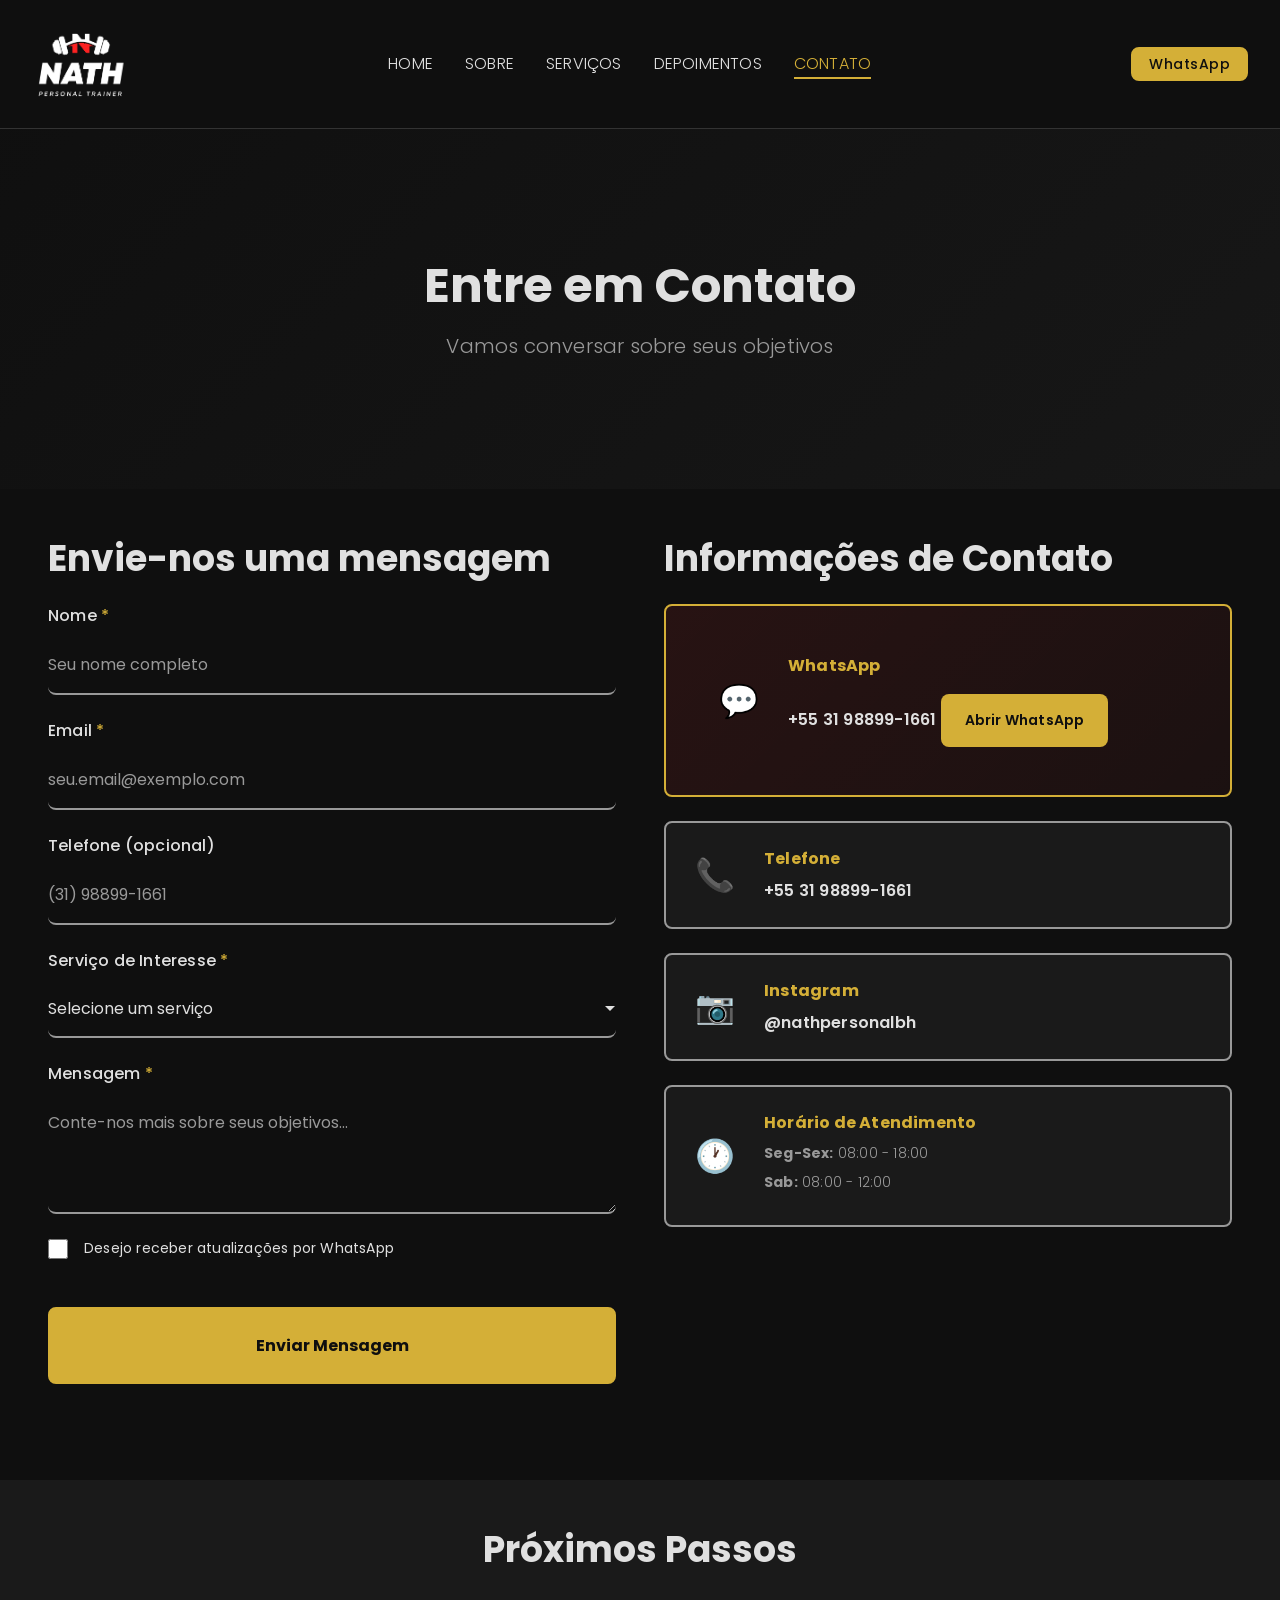
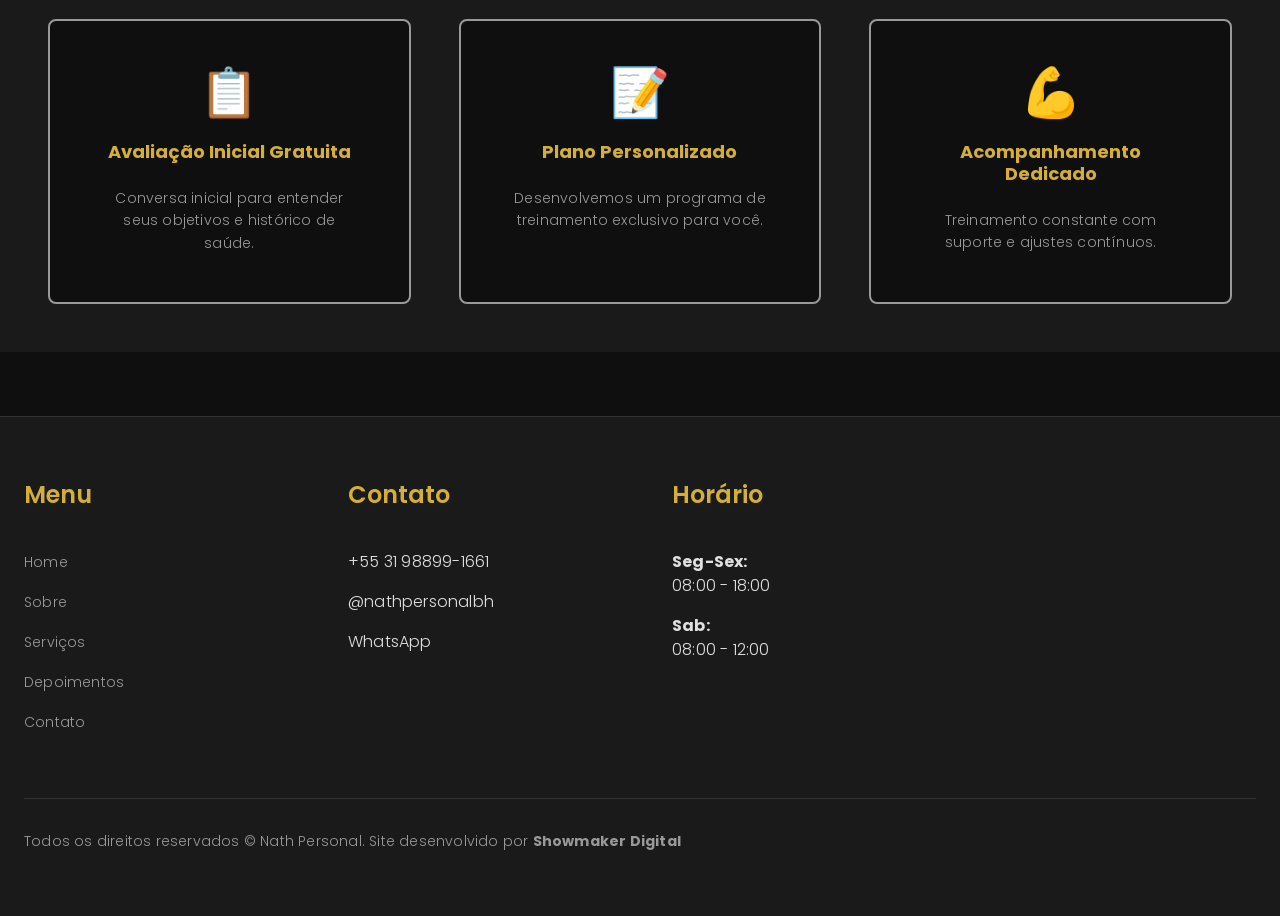
<file: contato.html>
<!DOCTYPE html>
<html lang="pt-BR">
<head>
  <meta charset="UTF-8">
  <meta name="viewport" content="width=device-width, initial-scale=1.0">
  <meta name="description" content="Entre em contato com Nathalia para agendar sua avaliação gratuita de Personal Training. Disponível por WhatsApp, telefone ou formulário.">
  <meta name="theme-color" content="#0f0f0f">

  <title>Contato - Nath Personal - Personal Training para Idosos</title>

  <!-- CSS -->
  <link rel="stylesheet" href="css/variables.css">
  <link rel="stylesheet" href="css/global.css">
  <link rel="stylesheet" href="css/components.css">
  <link rel="stylesheet" href="css/animations.css">
  <link rel="stylesheet" href="css/responsive.css">

  <!-- Google Fonts -->
  <link rel="preconnect" href="https://fonts.googleapis.com">
  <link rel="preconnect" href="https://fonts.gstatic.com" crossorigin>
  <link href="https://fonts.googleapis.com/css2?family=Poppins:wght@200;400;600;700&display=swap" rel="stylesheet">

  <!-- Inline Styles for CONTATO specific sections -->
  <style>
    /* =========================================================================
       CONTATO HERO SECTION
       ========================================================================= */
    .contato-hero {
      height: 40vh;
      background: linear-gradient(135deg, rgba(15, 15, 15, 0.7) 0%, rgba(26, 26, 26, 0.9) 100%),
                  url('https://via.placeholder.com/1920x800?text=Contato');
      background-size: cover;
      background-position: center;
      background-attachment: fixed;
      display: flex;
      align-items: center;
      justify-content: center;
      text-align: center;
      color: var(--text-primary);
      padding: var(--spacing-large);
    }

    .contato-hero h1 {
      font-size: clamp(28px, 6vw, 48px);
      font-weight: 700;
      margin-bottom: var(--spacing-small);
      color: var(--text-primary);
    }

    .contato-hero p {
      font-size: clamp(16px, 3vw, 20px);
      color: var(--text-secondary);
      max-width: 600px;
      margin: 0 auto;
    }

    /* =========================================================================
       CONTATO MAIN SECTION (2-Column Layout)
       ========================================================================= */
    .contato-main {
      padding: var(--spacing-large);
      background-color: var(--bg-primary);
    }

    .contato-container {
      display: grid;
      grid-template-columns: 1fr 1fr;
      gap: var(--spacing-large);
      align-items: start;
      max-width: 1200px;
      margin: 0 auto;
    }

    /* =========================================================================
       LEFT COLUMN: FORM
       ========================================================================= */
    .contato-form-section h2 {
      font-size: var(--font-size-h2-desktop);
      color: var(--text-primary);
      margin-bottom: var(--spacing-medium);
      font-weight: 700;
    }

    .form-group {
      margin-bottom: var(--spacing-medium);
      display: flex;
      flex-direction: column;
    }

    .form-group label {
      font-size: var(--font-size-body);
      color: var(--text-primary);
      margin-bottom: var(--spacing-xs);
      font-weight: 500;
    }

    .form-group label .required {
      color: var(--color-primary);
    }

    .form-group input,
    .form-group textarea,
    .form-group select {
      font-family: var(--font-body);
      font-size: var(--font-size-body);
      color: var(--text-primary);
      background-color: transparent;
      border: none;
      border-bottom: 2px solid var(--text-secondary);
      padding: var(--spacing-sm) 0;
      transition: all var(--transition-base);
      resize: vertical;
      min-height: 40px;
    }

    .form-group textarea {
      min-height: 120px;
      resize: vertical;
    }

    .form-group select {
      appearance: none;
      background-image: url("data:image/svg+xml,%3Csvg xmlns='http://www.w3.org/2000/svg' width='12' height='8' viewBox='0 0 12 8'%3E%3Cpath fill='%23e0e0e0' d='M1 1l5 5 5-5'/%3E%3C/svg%3E");
      background-repeat: no-repeat;
      background-position: right center;
      padding-right: var(--spacing-lg);
      cursor: pointer;
    }

    .form-group select option {
      background-color: #1a1a1a;
      color: #e0e0e0;
    }

    .form-group input:focus,
    .form-group textarea:focus,
    .form-group select:focus {
      outline: none;
      border-bottom-color: var(--color-primary);
      box-shadow: 0 2px 0 rgba(255, 51, 51, 0.5);
    }

    .form-group input.valid,
    .form-group textarea.valid,
    .form-group select.valid {
      border-bottom-color: var(--color-success);
    }

    .form-group input.invalid,
    .form-group textarea.invalid,
    .form-group select.invalid {
      border-bottom-color: var(--color-primary);
    }

    .form-error {
      font-size: 13px;
      color: var(--color-primary);
      margin-top: var(--spacing-xs);
      display: none;
      animation: slideDown 0.3s ease-out;
    }

    .form-error.show {
      display: block;
    }

    @keyframes slideDown {
      from {
        opacity: 0;
        transform: translateY(-10px);
      }
      to {
        opacity: 1;
        transform: translateY(0);
      }
    }

    .form-group-checkbox {
      display: flex;
      align-items: center;
      gap: var(--spacing-sm);
      margin: var(--spacing-medium) 0;
    }

    .form-group-checkbox input[type="checkbox"] {
      width: 20px;
      height: 20px;
      cursor: pointer;
      accent-color: var(--color-primary);
      border: 2px solid var(--text-secondary);
      border-radius: 4px;
      background-color: transparent;
      transition: all var(--transition-base);
      min-height: auto;
      min-width: auto;
      border-bottom: none;
    }

    .form-group-checkbox input[type="checkbox"]:focus {
      outline: none;
      box-shadow: 0 0 0 3px rgba(255, 51, 51, 0.2);
    }

    .form-group-checkbox input[type="checkbox"]:checked {
      background-color: var(--color-primary);
      border-color: var(--color-primary);
    }

    .form-group-checkbox label {
      margin-bottom: 0;
      font-weight: 400;
      cursor: pointer;
      font-size: 14px;
    }

    .form-submit-btn {
      width: 100%;
      padding: var(--spacing-md) var(--spacing-lg);
      background-color: var(--color-primary);
      color: #0f0f0f;
      border: 2px solid var(--color-primary);
      border-radius: var(--radius-md);
      font-size: 16px;
      font-weight: 700;
      cursor: pointer;
      transition: all var(--transition-base);
      margin-top: var(--spacing-medium);
    }

    .form-submit-btn:hover {
      background-color: var(--color-primary-hover);
      border-color: var(--color-primary-hover);
      box-shadow: 0 0 20px rgba(255, 51, 51, 0.3);
      transform: translateY(-2px);
    }

    .form-submit-btn:active {
      transform: translateY(0);
    }

    .form-submit-btn:disabled {
      opacity: 0.6;
      cursor: not-allowed;
      transform: none;
    }

    /* Success/Error Messages */
    .form-message {
      padding: var(--spacing-medium);
      border-radius: var(--radius-md);
      margin-bottom: var(--spacing-medium);
      display: none;
      animation: slideDown 0.3s ease-out;
    }

    .form-message.show {
      display: block;
    }

    .form-message.success {
      background-color: rgba(76, 175, 80, 0.15);
      border-left: 4px solid var(--color-success);
      color: var(--color-success);
    }

    .form-message.error {
      background-color: rgba(255, 51, 51, 0.15);
      border-left: 4px solid var(--color-primary);
      color: var(--color-primary);
    }

    /* =========================================================================
       RIGHT COLUMN: CONTACT INFO CARDS
       ========================================================================= */
    .contato-info-section h2 {
      font-size: var(--font-size-h2-desktop);
      color: var(--text-primary);
      margin-bottom: var(--spacing-medium);
      font-weight: 700;
    }

    .contact-card {
      background-color: var(--bg-secondary);
      border: 2px solid var(--text-secondary);
      border-radius: var(--radius-md);
      padding: var(--spacing-medium);
      margin-bottom: var(--spacing-medium);
      transition: all var(--transition-base);
      display: flex;
      align-items: center;
      gap: var(--spacing-medium);
    }

    .contact-card:hover {
      transform: translateY(-4px);
      border-color: var(--color-primary);
      box-shadow: 0 10px 30px rgba(255, 51, 51, 0.15);
    }

    .contact-card.highlight {
      background: linear-gradient(135deg, rgba(255, 51, 51, 0.1) 0%, rgba(255, 51, 51, 0.05) 100%);
      border: 2px solid var(--color-primary);
      padding: var(--spacing-large);
      margin-bottom: var(--spacing-medium);
    }

    .contact-card.highlight:hover {
      background: linear-gradient(135deg, rgba(255, 51, 51, 0.15) 0%, rgba(255, 51, 51, 0.1) 100%);
      border-color: var(--color-primary-hover);
      box-shadow: 0 15px 40px rgba(255, 51, 51, 0.2);
    }

    .contact-card-icon {
      font-size: 32px;
      min-width: 50px;
      text-align: center;
    }

    .contact-card-content {
      flex: 1;
    }

    .contact-card-title {
      font-size: 16px;
      font-weight: 700;
      color: var(--color-primary);
      margin-bottom: var(--spacing-xs);
    }

    .contact-card-text {
      font-size: 14px;
      color: var(--text-secondary);
      margin-bottom: var(--spacing-xs);
    }

    .contact-card-link {
      font-size: 16px;
      font-weight: 600;
      color: var(--text-primary);
      text-decoration: none;
      transition: color var(--transition-base);
    }

    .contact-card-link:hover {
      color: var(--color-primary);
    }

    .contact-card-button {
      display: inline-block;
      background-color: var(--color-primary);
      color: #0f0f0f;
      padding: var(--spacing-sm) var(--spacing-md);
      border-radius: var(--radius-md);
      text-decoration: none;
      font-weight: 600;
      font-size: 14px;
      margin-top: var(--spacing-xs);
      transition: all var(--transition-base);
    }

    .contact-card-button:hover {
      background-color: var(--color-primary-hover);
      transform: translateY(-2px);
    }

    /* =========================================================================
       PRÓXIMOS PASSOS SECTION
       ========================================================================= */
    .proximos-passos {
      padding: var(--spacing-large);
      background-color: var(--bg-secondary);
      margin-top: var(--spacing-large);
    }

    .proximos-passos-container {
      max-width: 1200px;
      margin: 0 auto;
    }

    .proximos-passos h2 {
      font-size: var(--font-size-h2-desktop);
      color: var(--text-primary);
      text-align: center;
      margin-bottom: var(--spacing-large);
      font-weight: 700;
    }

    .proximos-passos-grid {
      display: grid;
      grid-template-columns: repeat(3, 1fr);
      gap: var(--spacing-large);
    }

    .proximos-passos-card {
      background-color: var(--bg-primary);
      border: 2px solid var(--text-secondary);
      border-radius: var(--radius-md);
      padding: var(--spacing-large);
      text-align: center;
      transition: all var(--transition-base);
      display: flex;
      flex-direction: column;
      align-items: center;
      gap: var(--spacing-medium);
    }

    .proximos-passos-card:hover {
      transform: translateY(-8px);
      border-color: var(--color-primary);
      box-shadow: 0 15px 40px rgba(255, 51, 51, 0.1);
    }

    .proximos-passos-emoji {
      font-size: 48px;
      line-height: 1;
    }

    .proximos-passos-card h3 {
      font-size: 18px;
      color: var(--color-primary);
      font-weight: 700;
      margin: 0;
    }

    .proximos-passos-card p {
      font-size: 14px;
      color: var(--text-secondary);
      margin: 0;
      line-height: 1.6;
    }

    /* =========================================================================
       RESPONSIVE DESIGN
       ========================================================================= */
    @media (max-width: 1023px) {
      .contato-container {
        grid-template-columns: 1fr;
        gap: var(--spacing-medium);
      }

      .proximos-passos-grid {
        grid-template-columns: 1fr;
      }

      .contact-card {
        flex-direction: column;
        text-align: center;
      }
    }

    @media (max-width: 767px) {
      .contato-hero {
        height: 50vh;
      }

      .contato-hero h1 {
        font-size: 24px;
      }

      .contato-hero p {
        font-size: 14px;
      }

      .contato-main,
      .proximos-passos {
        padding: var(--spacing-medium);
      }

      .proximos-passos-grid {
        grid-template-columns: 1fr;
        gap: var(--spacing-medium);
      }

      .form-group input,
      .form-group textarea,
      .form-group select {
        min-height: 36px;
      }
    }
  </style>
</head>
<body>
  <!-- =========================================================================
       NAVBAR
       ========================================================================= -->
  <nav class="navbar">
    <div class="navbar-container">
      <!-- Logo -->
      <a href="index.html" class="navbar-logo" aria-label="Nath Personal - Home">
        <img src="assets/logo/Logo-nath-fundoescuro.png" alt="Nath Personal Logo" class="navbar-logo-img">
      </a>

      <!-- Navigation Links -->
      <ul class="nav-links" id="navbarMenu">
        <li><a href="index.html" class="nav-link">HOME</a></li>
        <li><a href="sobre.html" class="nav-link">SOBRE</a></li>
        <li><a href="servicos.html" class="nav-link">SERVIÇOS</a></li>
        <li><a href="depoimentos.html" class="nav-link">DEPOIMENTOS</a></li>
        <li><a href="contato.html" class="nav-link active">CONTATO</a></li>
      </ul>

      <!-- CTA Button (WhatsApp) - Hidden on Mobile -->
      <a href="https://api.whatsapp.com/send?l=pt_pt&phone=5531988991661" class="btn btn-primary btn-small" target="_blank" rel="noopener noreferrer" aria-label="Abrir WhatsApp">
        WhatsApp
      </a>

      <!-- Hamburger Menu Toggle -->
      <button class="menu-toggle" id="hamburgerBtn" aria-label="Toggle menu" aria-expanded="false">
        <span></span>
        <span></span>
        <span></span>
      </button>
    </div>
  </nav>

  <!-- =========================================================================
       HERO SECTION
       ========================================================================= -->
  <section class="contato-hero">
    <div>
      <h1>Entre em Contato</h1>
      <p>Vamos conversar sobre seus objetivos</p>
    </div>
  </section>

  <!-- =========================================================================
       CONTATO MAIN SECTION (2-Column Layout)
       ========================================================================= -->
  <section class="contato-main">
    <div class="contato-container">
      <!-- LEFT COLUMN: FORM -->
      <div class="contato-form-section">
        <h2>Envie-nos uma mensagem</h2>

        <!-- Success/Error Message -->
        <div class="form-message" id="formMessage"></div>

        <form id="contactForm" novalidate>
          <!-- Nome -->
          <div class="form-group">
            <label for="nome">Nome <span class="required">*</span></label>
            <input
              type="text"
              id="nome"
              name="nome"
              required
              aria-describedby="nomeError"
              placeholder="Seu nome completo"
            >
            <div class="form-error" id="nomeError"></div>
          </div>

          <!-- Email -->
          <div class="form-group">
            <label for="email">Email <span class="required">*</span></label>
            <input
              type="email"
              id="email"
              name="email"
              required
              aria-describedby="emailError"
              placeholder="seu.email@exemplo.com"
            >
            <div class="form-error" id="emailError"></div>
          </div>

          <!-- Telefone -->
          <div class="form-group">
            <label for="telefone">Telefone <span>(opcional)</span></label>
            <input
              type="tel"
              id="telefone"
              name="telefone"
              aria-describedby="telefoneError"
              placeholder="(31) 98899-1661"
            >
            <div class="form-error" id="telefoneError"></div>
          </div>

          <!-- Serviço de Interesse -->
          <div class="form-group">
            <label for="servico">Serviço de Interesse <span class="required">*</span></label>
            <select
              id="servico"
              name="servico"
              required
              aria-describedby="servicoError"
            >
              <option value="">Selecione um serviço</option>
              <option value="Personal Sênior">Personal Sênior</option>
              <option value="Personal Trainer">Personal Trainer</option>
              <option value="Treinamento Funcional">Treinamento Funcional</option>
              <option value="Não sei ainda">Não sei ainda</option>
            </select>
            <div class="form-error" id="servicoError"></div>
          </div>

          <!-- Mensagem -->
          <div class="form-group">
            <label for="mensagem">Mensagem <span class="required">*</span></label>
            <textarea
              id="mensagem"
              name="mensagem"
              required
              aria-describedby="mensagemError"
              placeholder="Conte-nos mais sobre seus objetivos..."
            ></textarea>
            <div class="form-error" id="mensagemError"></div>
          </div>

          <!-- Checkbox: WhatsApp -->
          <div class="form-group-checkbox">
            <input
              type="checkbox"
              id="whatsapp"
              name="whatsapp"
            >
            <label for="whatsapp">Desejo receber atualizações por WhatsApp</label>
          </div>

          <!-- Submit Button -->
          <button type="submit" class="form-submit-btn">Enviar Mensagem</button>
        </form>
      </div>

      <!-- RIGHT COLUMN: CONTACT INFO -->
      <div class="contato-info-section">
        <h2>Informações de Contato</h2>

        <!-- WhatsApp Card (Highlighted) -->
        <div class="contact-card highlight">
          <div class="contact-card-icon">💬</div>
          <div class="contact-card-content">
            <div class="contact-card-title">WhatsApp</div>
            <a href="tel:+5531988991661" class="contact-card-link">+55 31 98899-1661</a>
            <a href="https://api.whatsapp.com/send?l=pt_pt&phone=5531988991661" target="_blank" rel="noopener noreferrer" class="contact-card-button">
              Abrir WhatsApp
            </a>
          </div>
        </div>

        <!-- Phone Card -->
        <div class="contact-card">
          <div class="contact-card-icon">📞</div>
          <div class="contact-card-content">
            <div class="contact-card-title">Telefone</div>
            <a href="tel:+5531988991661" class="contact-card-link">+55 31 98899-1661</a>
          </div>
        </div>

        <!-- Instagram Card -->
        <div class="contact-card">
          <div class="contact-card-icon">📷</div>
          <div class="contact-card-content">
            <div class="contact-card-title">Instagram</div>
            <a href="https://instagram.com/nathpersonalbh" target="_blank" rel="noopener noreferrer" class="contact-card-link">@nathpersonalbh</a>
          </div>
        </div>

        <!-- Hours Card -->
        <div class="contact-card">
          <div class="contact-card-icon">🕐</div>
          <div class="contact-card-content">
            <div class="contact-card-title">Horário de Atendimento</div>
            <div class="contact-card-text"><strong>Seg-Sex:</strong> 08:00 - 18:00</div>
            <div class="contact-card-text"><strong>Sab:</strong> 08:00 - 12:00</div>
          </div>
        </div>
      </div>
    </div>
  </section>

  <!-- =========================================================================
       PRÓXIMOS PASSOS SECTION
       ========================================================================= -->
  <section class="proximos-passos">
    <div class="proximos-passos-container">
      <h2>Próximos Passos</h2>

      <div class="proximos-passos-grid">
        <!-- Card 1: Avaliação Inicial -->
        <div class="proximos-passos-card">
          <div class="proximos-passos-emoji">📋</div>
          <h3>Avaliação Inicial Gratuita</h3>
          <p>Conversa inicial para entender seus objetivos e histórico de saúde.</p>
        </div>

        <!-- Card 2: Plano Personalizado -->
        <div class="proximos-passos-card">
          <div class="proximos-passos-emoji">📝</div>
          <h3>Plano Personalizado</h3>
          <p>Desenvolvemos um programa de treinamento exclusivo para você.</p>
        </div>

        <!-- Card 3: Acompanhamento Dedicado -->
        <div class="proximos-passos-card">
          <div class="proximos-passos-emoji">💪</div>
          <h3>Acompanhamento Dedicado</h3>
          <p>Treinamento constante com suporte e ajustes contínuos.</p>
        </div>
      </div>
    </div>
  </section>

  <!-- =========================================================================
       FOOTER
       ========================================================================= -->
  <footer id="footer">
    <div class="footer-container">
      <div class="footer-content">
        <!-- Menu Links -->
        <div class="footer-section">
          <h3>Menu</h3>
          <ul class="footer-links">
            <li><a href="index.html">Home</a></li>
            <li><a href="sobre.html">Sobre</a></li>
            <li><a href="servicos.html">Serviços</a></li>
            <li><a href="depoimentos.html">Depoimentos</a></li>
            <li><a href="contato.html">Contato</a></li>
          </ul>
        </div>

        <!-- Contact Info -->
        <div class="footer-section">
          <h3>Contato</h3>
          <ul>
            <li>
              <a href="tel:+5531988991661">+55 31 98899-1661</a>
            </li>
            <li>
              <a href="https://instagram.com/nathpersonalbh" target="_blank" rel="noopener noreferrer">@nathpersonalbh</a>
            </li>
            <li>
              <a href="https://api.whatsapp.com/send?l=pt_pt&phone=5531988991661" target="_blank" rel="noopener noreferrer">WhatsApp</a>
            </li>
          </ul>
        </div>

        <!-- Hours -->
        <div class="footer-section">
          <h3>Horário</h3>
          <ul>
            <li>
              <strong>Seg-Sex:</strong><br>
              08:00 - 18:00
            </li>
            <li>
              <strong>Sab:</strong><br>
              08:00 - 12:00
            </li>
          </ul>
        </div>
      </div>

      <!-- Footer Bottom -->
      <div class="footer-bottom">
        <p class="footer-copyright">
          Todos os direitos reservados © Nath Personal. Site desenvolvido por <strong>Showmaker Digital</strong>
        </p>
      </div>
    </div>
  </footer>

  <!-- JavaScript -->
  <script src="js/animations.js"></script>
  <script src="js/main.js"></script>
  <script src="js/form.js"></script>
<!-- impeccable-live-start -->
<script src="http://localhost:8401/live.js?token=5182d147-dc31-43bd-905a-8bc270b0553c"></script>
<!-- impeccable-live-end -->
</body>
</html>
</file>
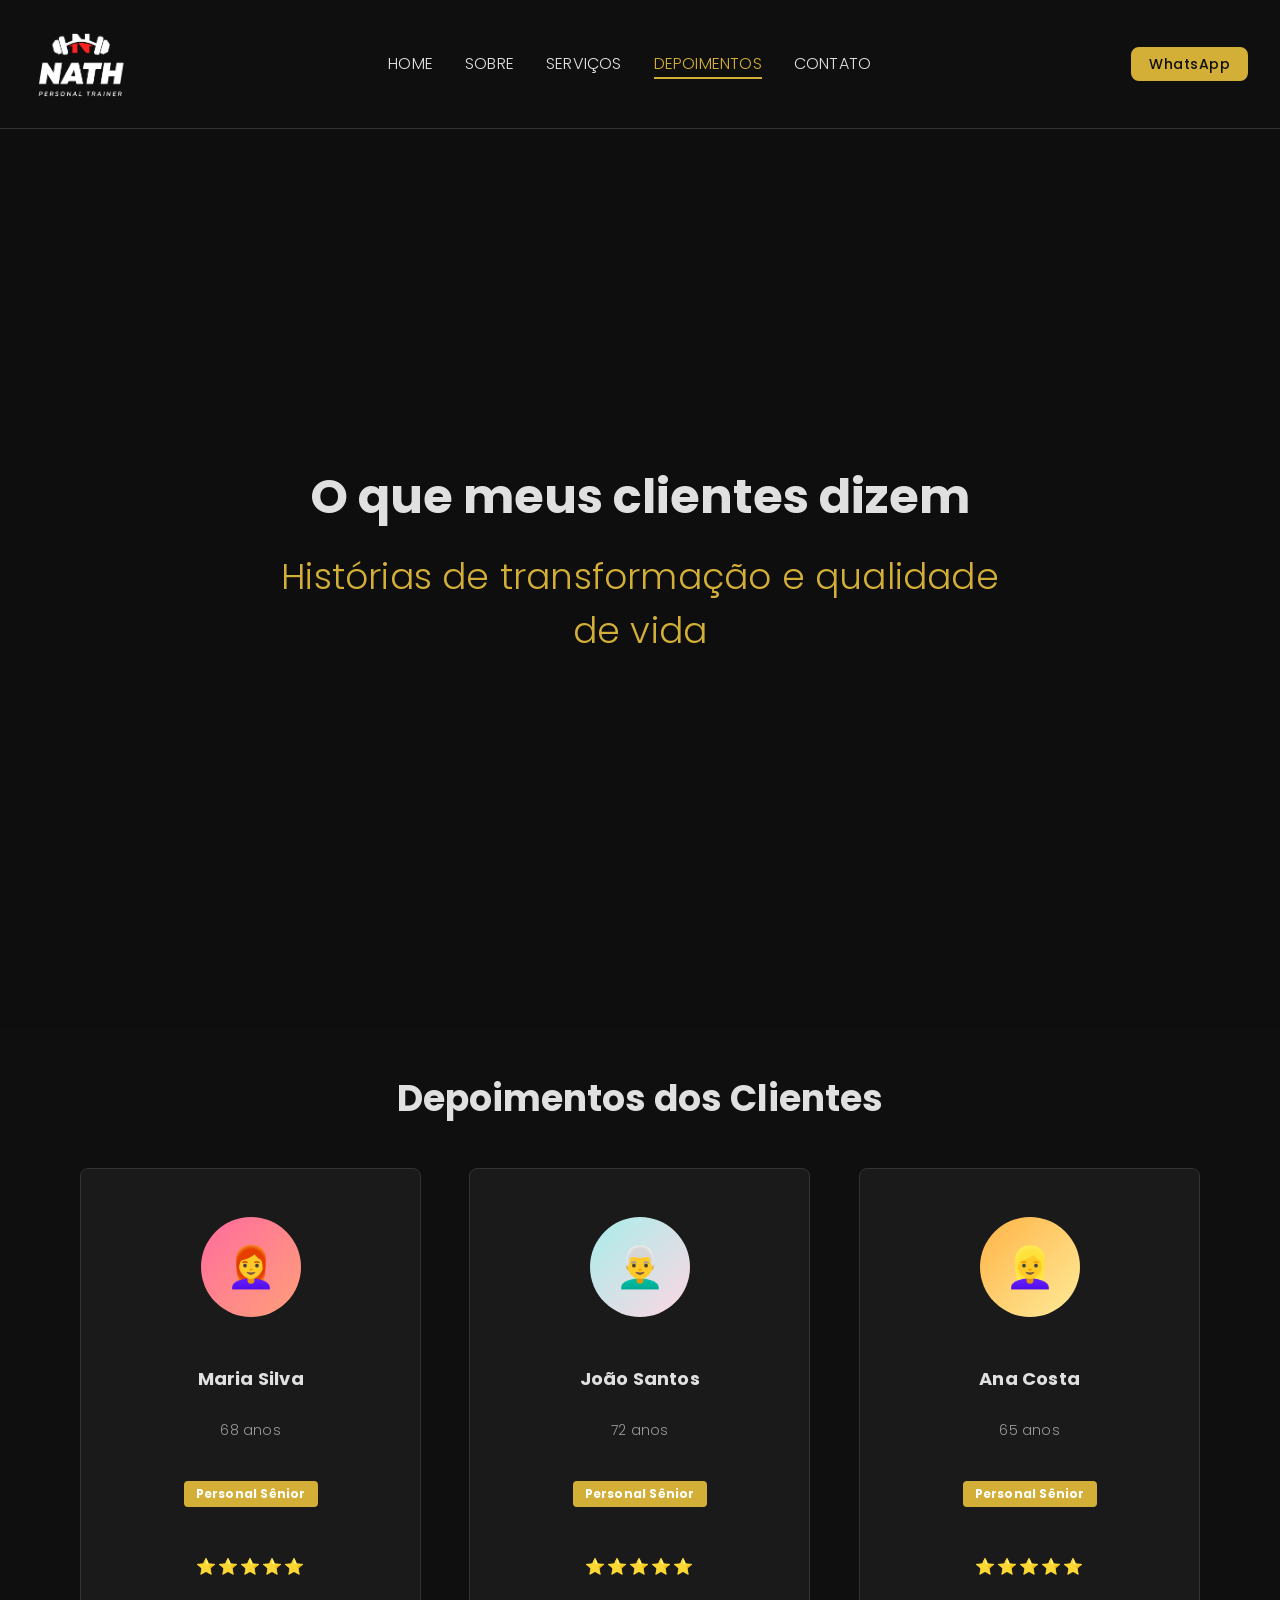
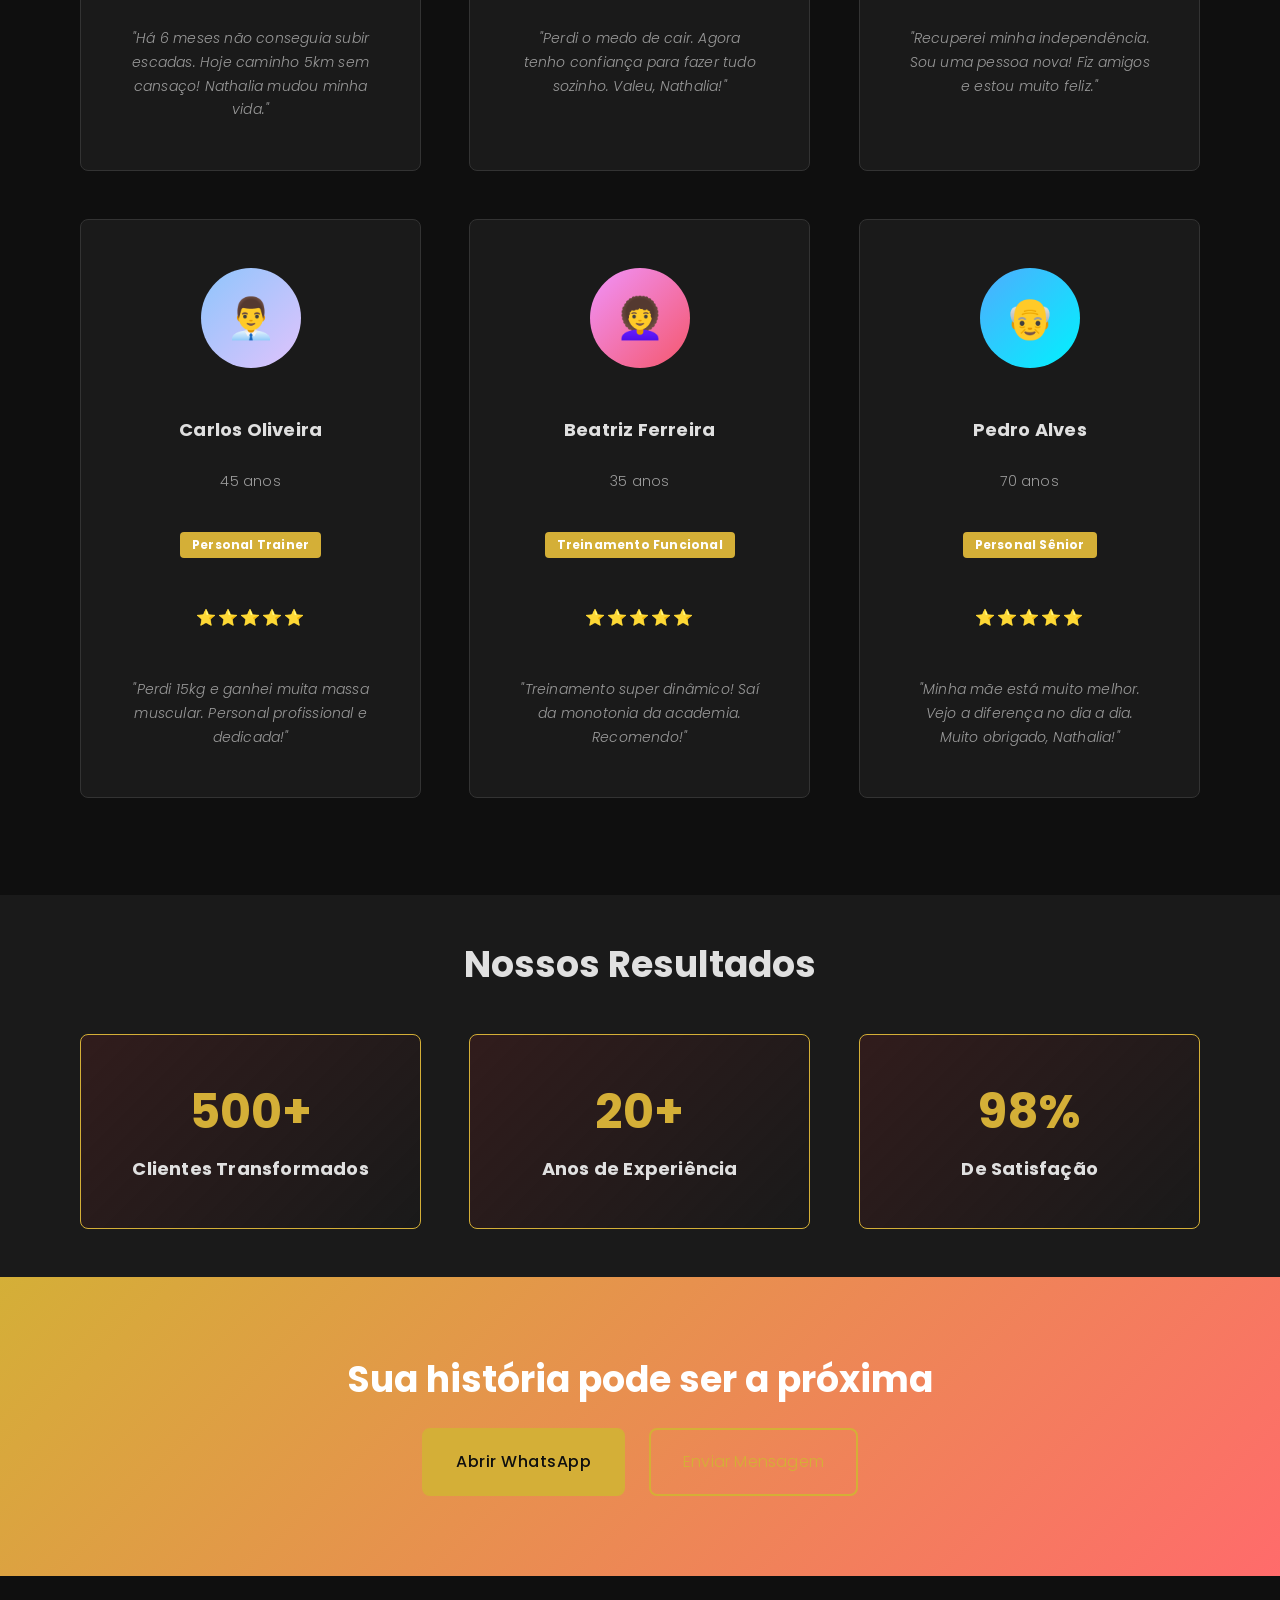
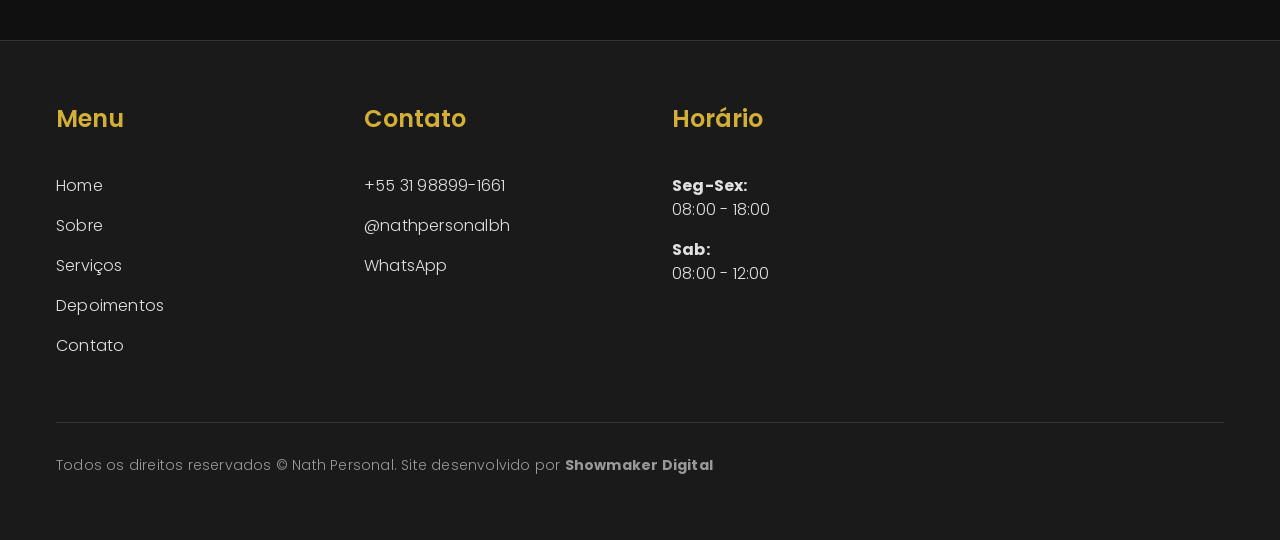
<file: depoimentos.html>
<!DOCTYPE html>
<html lang="pt-BR">
<head>
  <meta charset="UTF-8">
  <meta name="viewport" content="width=device-width, initial-scale=1.0">
  <meta name="description" content="Depoimentos de clientes satisfeitos com personal training especializado em idosos, personal trainer e treinamento funcional.">
  <meta name="theme-color" content="#0f0f0f">

  <title>Depoimentos - Nath Personal</title>

  <!-- CSS -->
  <link rel="stylesheet" href="css/variables.css">
  <link rel="stylesheet" href="css/global.css">
  <link rel="stylesheet" href="css/components.css">
  <link rel="stylesheet" href="css/animations.css">
  <link rel="stylesheet" href="css/responsive.css">

  <!-- Google Fonts -->
  <link rel="preconnect" href="https://fonts.googleapis.com">
  <link rel="preconnect" href="https://fonts.gstatic.com" crossorigin>
  <link href="https://fonts.googleapis.com/css2?family=Poppins:wght@200;400;600;700&display=swap" rel="stylesheet">

  <!-- Inline Styles for DEPOIMENTOS specific sections -->
  <style>
    /* =========================================================================
       TESTIMONIALS GRID SECTION
       ========================================================================= */
    .testimonials-section {
      padding: var(--spacing-large);
      background-color: var(--bg-primary);
    }

    .testimonials-title {
      text-align: center;
      font-size: var(--font-size-h2-desktop);
      font-weight: 700;
      color: var(--text-primary);
      margin-bottom: var(--spacing-large);
    }

    .testimonials-container {
      display: grid;
      grid-template-columns: repeat(3, 1fr);
      gap: var(--spacing-large);
      margin-bottom: var(--spacing-large);
    }

    .testimonial-card {
      background-color: var(--bg-secondary);
      border: 1px solid var(--border-color);
      border-radius: var(--border-radius-base);
      padding: var(--spacing-large);
      text-align: center;
      transition: all var(--transition-base);
      display: flex;
      flex-direction: column;
      align-items: center;
    }

    .testimonial-card:hover {
      transform: translateY(-4px);
      border-color: var(--color-primary);
      box-shadow: 0 8px 24px rgba(255, 51, 51, 0.15);
    }

    .testimonial-avatar {
      width: 100px;
      height: 100px;
      border-radius: 50%;
      display: flex;
      align-items: center;
      justify-content: center;
      font-size: 40px;
      margin-bottom: var(--spacing-medium);
      flex-shrink: 0;
    }

    .avatar-gradient-1 {
      background: linear-gradient(135deg, #FF6B9D 0%, #FFA07A 100%);
    }

    .avatar-gradient-2 {
      background: linear-gradient(135deg, #A8EDEA 0%, #FED6E3 100%);
    }

    .avatar-gradient-3 {
      background: linear-gradient(135deg, #FFB347 0%, #FFEB99 100%);
    }

    .avatar-gradient-4 {
      background: linear-gradient(135deg, #8EC5FC 0%, #E0C3FC 100%);
    }

    .avatar-gradient-5 {
      background: linear-gradient(135deg, #F093FB 0%, #F5576C 100%);
    }

    .avatar-gradient-6 {
      background: linear-gradient(135deg, #4FACFE 0%, #00F2FE 100%);
    }

    .testimonial-name {
      font-size: 18px;
      font-weight: 700;
      color: var(--text-primary);
      margin-bottom: 4px;
    }

    .testimonial-age {
      font-size: 14px;
      color: var(--text-secondary);
      margin-bottom: var(--spacing-small);
    }

    .testimonial-service {
      display: inline-block;
      background-color: var(--color-primary);
      color: white;
      padding: 4px 12px;
      border-radius: 4px;
      font-size: 12px;
      font-weight: 700;
      margin-bottom: var(--spacing-medium);
    }

    .testimonial-stars {
      font-size: 16px;
      margin-bottom: var(--spacing-medium);
      letter-spacing: 2px;
    }

    .testimonial-quote {
      font-size: 14px;
      color: var(--text-secondary);
      line-height: 1.7;
      font-style: italic;
      flex: 1;
    }

    /* =========================================================================
       STATISTICS SECTION
       ========================================================================= */
    .statistics-section {
      padding: var(--spacing-large);
      background-color: var(--bg-secondary);
    }

    .statistics-title {
      text-align: center;
      font-size: var(--font-size-h2-desktop);
      font-weight: 700;
      color: var(--text-primary);
      margin-bottom: var(--spacing-large);
    }

    .statistics-container {
      display: grid;
      grid-template-columns: repeat(3, 1fr);
      gap: var(--spacing-large);
    }

    .stat-card {
      background: linear-gradient(135deg, rgba(255, 51, 51, 0.1) 0%, rgba(26, 26, 26, 1) 100%);
      border: 1px solid var(--color-primary);
      border-radius: var(--border-radius-base);
      padding: var(--spacing-large);
      text-align: center;
      transition: all var(--transition-base);
    }

    .stat-card:hover {
      transform: translateY(-4px);
      box-shadow: 0 0 30px rgba(255, 51, 51, 0.2);
    }

    .stat-number {
      font-size: 48px;
      font-weight: 700;
      color: var(--color-primary);
      line-height: 1.2;
      margin-bottom: var(--spacing-small);
    }

    .stat-title {
      font-size: 18px;
      font-weight: 700;
      color: var(--text-primary);
      line-height: 1.3;
    }

    /* =========================================================================
       CTA FINAL SECTION
       ========================================================================= */
    .cta-final {
      padding: 80px var(--spacing-large);
      background: linear-gradient(135deg, var(--color-primary) 0%, #ff6b6b 100%);
      color: white;
      text-align: center;
      display: flex;
      flex-direction: column;
      justify-content: center;
      align-items: center;
    }

    .cta-final-headline {
      font-size: var(--font-size-h2-desktop);
      font-weight: 700;
      line-height: 1.3;
      margin-bottom: var(--spacing-medium);
      max-width: 600px;
    }

    .cta-final-buttons {
      display: flex;
      gap: var(--spacing-medium);
      justify-content: center;
      flex-wrap: wrap;
    }

    .cta-final-buttons .btn {
      font-size: 16px;
      padding: var(--spacing-medium) var(--spacing-lg);
    }

    /* =========================================================================
       RESPONSIVE ADJUSTMENTS
       ========================================================================= */
    @media (max-width: 1023px) {
      .testimonials-container {
        grid-template-columns: repeat(2, 1fr);
        gap: var(--spacing-medium);
      }

      .statistics-container {
        grid-template-columns: repeat(2, 1fr);
        gap: var(--spacing-medium);
      }

      .testimonials-title,
      .statistics-title {
        font-size: var(--font-size-h2-tablet);
      }
    }

    @media (max-width: 767px) {
      .testimonials-section {
        padding: var(--spacing-medium);
      }

      .testimonials-container {
        grid-template-columns: 1fr;
        gap: var(--spacing-medium);
      }

      .testimonials-title {
        font-size: var(--font-size-h2-mobile);
        margin-bottom: var(--spacing-medium);
      }

      .testimonial-card {
        padding: var(--spacing-medium);
      }

      .testimonial-name {
        font-size: 16px;
      }

      .testimonial-quote {
        font-size: 13px;
      }

      .statistics-section {
        padding: var(--spacing-medium);
      }

      .statistics-container {
        grid-template-columns: 1fr;
        gap: var(--spacing-medium);
      }

      .statistics-title {
        font-size: var(--font-size-h2-mobile);
        margin-bottom: var(--spacing-medium);
      }

      .stat-number {
        font-size: 36px;
      }

      .stat-title {
        font-size: 16px;
      }

      .cta-final {
        padding: var(--spacing-large) var(--spacing-medium);
      }

      .cta-final-headline {
        font-size: var(--font-size-h2-mobile);
        margin-bottom: var(--spacing-medium);
      }

      .cta-final-buttons {
        flex-direction: column;
      }

      .cta-final-buttons .btn {
        width: 100%;
      }
    }
  </style>
</head>
<body>
  <!-- =========================================================================
       NAVBAR
       ========================================================================= -->
  <nav class="navbar">
    <div class="navbar-container">
      <!-- Logo -->
      <a href="index.html" class="navbar-logo" aria-label="Nath Personal - Home">
        <img src="assets/logo/Logo-nath-fundoescuro.png" alt="Nath Personal Logo" class="navbar-logo-img">
      </a>

      <!-- Navigation Links -->
      <ul class="nav-links" id="navbarMenu">
        <li><a href="index.html" class="nav-link">HOME</a></li>
        <li><a href="sobre.html" class="nav-link">SOBRE</a></li>
        <li><a href="servicos.html" class="nav-link">SERVIÇOS</a></li>
        <li><a href="depoimentos.html" class="nav-link active">DEPOIMENTOS</a></li>
        <li><a href="contato.html" class="nav-link">CONTATO</a></li>
      </ul>

      <!-- CTA Button (WhatsApp) - Hidden on Mobile -->
      <a href="https://api.whatsapp.com/send?l=pt_pt&phone=5531988991661" class="btn btn-primary btn-small" target="_blank" rel="noopener noreferrer" aria-label="Abrir WhatsApp">
        WhatsApp
      </a>

      <!-- Hamburger Menu Toggle -->
      <button class="menu-toggle" id="hamburgerBtn" aria-label="Toggle menu" aria-expanded="false">
        <span></span>
        <span></span>
        <span></span>
      </button>
    </div>
  </nav>

  <!-- =========================================================================
       HERO SECTION
       ========================================================================= -->
  <section class="hero" id="depoimentos-hero">
    <div class="hero-overlay"></div>
    <div class="hero-content">
      <div class="container">
        <h1 class="hero-title observe-fade-in-up">
          O que meus clientes dizem
        </h1>
        <p class="hero-subtitle observe-fade-in-up">
          Histórias de transformação e qualidade de vida
        </p>
      </div>
    </div>
  </section>

  <!-- =========================================================================
       TESTIMONIALS GRID SECTION
       ========================================================================= -->
  <section class="testimonials-section" id="testimonials">
    <div class="container">
      <h2 class="testimonials-title observe-fade-in">Depoimentos dos Clientes</h2>

      <div class="testimonials-container">
        <!-- Testimonial 1: Maria Silva -->
        <div class="testimonial-card observe-scale-in">
          <div class="testimonial-avatar avatar-gradient-1">👩‍🦰</div>
          <div class="testimonial-name">Maria Silva</div>
          <div class="testimonial-age">68 anos</div>
          <div class="testimonial-service">Personal Sênior</div>
          <div class="testimonial-stars">⭐⭐⭐⭐⭐</div>
          <p class="testimonial-quote">"Há 6 meses não conseguia subir escadas. Hoje caminho 5km sem cansaço! Nathalia mudou minha vida."</p>
        </div>

        <!-- Testimonial 2: João Santos -->
        <div class="testimonial-card observe-scale-in">
          <div class="testimonial-avatar avatar-gradient-2">👨‍🦳</div>
          <div class="testimonial-name">João Santos</div>
          <div class="testimonial-age">72 anos</div>
          <div class="testimonial-service">Personal Sênior</div>
          <div class="testimonial-stars">⭐⭐⭐⭐⭐</div>
          <p class="testimonial-quote">"Perdi o medo de cair. Agora tenho confiança para fazer tudo sozinho. Valeu, Nathalia!"</p>
        </div>

        <!-- Testimonial 3: Ana Costa -->
        <div class="testimonial-card observe-scale-in">
          <div class="testimonial-avatar avatar-gradient-3">👱‍♀️</div>
          <div class="testimonial-name">Ana Costa</div>
          <div class="testimonial-age">65 anos</div>
          <div class="testimonial-service">Personal Sênior</div>
          <div class="testimonial-stars">⭐⭐⭐⭐⭐</div>
          <p class="testimonial-quote">"Recuperei minha independência. Sou uma pessoa nova! Fiz amigos e estou muito feliz."</p>
        </div>

        <!-- Testimonial 4: Carlos Oliveira -->
        <div class="testimonial-card observe-scale-in">
          <div class="testimonial-avatar avatar-gradient-4">👨‍💼</div>
          <div class="testimonial-name">Carlos Oliveira</div>
          <div class="testimonial-age">45 anos</div>
          <div class="testimonial-service">Personal Trainer</div>
          <div class="testimonial-stars">⭐⭐⭐⭐⭐</div>
          <p class="testimonial-quote">"Perdi 15kg e ganhei muita massa muscular. Personal profissional e dedicada!"</p>
        </div>

        <!-- Testimonial 5: Beatriz Ferreira -->
        <div class="testimonial-card observe-scale-in">
          <div class="testimonial-avatar avatar-gradient-5">👩‍🦱</div>
          <div class="testimonial-name">Beatriz Ferreira</div>
          <div class="testimonial-age">35 anos</div>
          <div class="testimonial-service">Treinamento Funcional</div>
          <div class="testimonial-stars">⭐⭐⭐⭐⭐</div>
          <p class="testimonial-quote">"Treinamento super dinâmico! Saí da monotonia da academia. Recomendo!"</p>
        </div>

        <!-- Testimonial 6: Pedro Alves -->
        <div class="testimonial-card observe-scale-in">
          <div class="testimonial-avatar avatar-gradient-6">👴</div>
          <div class="testimonial-name">Pedro Alves</div>
          <div class="testimonial-age">70 anos</div>
          <div class="testimonial-service">Personal Sênior</div>
          <div class="testimonial-stars">⭐⭐⭐⭐⭐</div>
          <p class="testimonial-quote">"Minha mãe está muito melhor. Vejo a diferença no dia a dia. Muito obrigado, Nathalia!"</p>
        </div>
      </div>
    </div>
  </section>

  <!-- =========================================================================
       STATISTICS SECTION
       ========================================================================= -->
  <section class="statistics-section" id="statistics">
    <div class="container">
      <h2 class="statistics-title observe-fade-in">Nossos Resultados</h2>

      <div class="statistics-container">
        <!-- Stat 1: Clientes Transformados -->
        <div class="stat-card observe-scale-in">
          <div class="stat-number">500+</div>
          <div class="stat-title">Clientes Transformados</div>
        </div>

        <!-- Stat 2: Anos de Experiência -->
        <div class="stat-card observe-scale-in">
          <div class="stat-number">20+</div>
          <div class="stat-title">Anos de Experiência</div>
        </div>

        <!-- Stat 3: Taxa de Satisfação -->
        <div class="stat-card observe-scale-in">
          <div class="stat-number">98%</div>
          <div class="stat-title">De Satisfação</div>
        </div>
      </div>
    </div>
  </section>

  <!-- =========================================================================
       CTA FINAL SECTION
       ========================================================================= -->
  <section class="cta-final" id="cta-final">
    <h2 class="cta-final-headline observe-fade-in-up">Sua história pode ser a próxima</h2>
    <div class="cta-final-buttons observe-fade-in-up">
      <a href="https://api.whatsapp.com/send?l=pt_pt&phone=5531988991661" class="btn btn-primary btn-large" target="_blank" rel="noopener noreferrer" aria-label="Abrir WhatsApp">
        Abrir WhatsApp
      </a>
      <a href="contato.html" class="btn btn-secondary btn-large" aria-label="Ir para contato">
        Enviar Mensagem
      </a>
    </div>
  </section>

  <!-- =========================================================================
       FOOTER
       ========================================================================= -->
  <footer class="footer" id="footer">
    <div class="container">
      <div class="footer-content">
        <!-- Quick Links -->
        <div class="footer-section">
          <h3>Menu</h3>
          <ul>
            <li><a href="index.html">Home</a></li>
            <li><a href="sobre.html">Sobre</a></li>
            <li><a href="servicos.html">Serviços</a></li>
            <li><a href="depoimentos.html">Depoimentos</a></li>
            <li><a href="contato.html">Contato</a></li>
          </ul>
        </div>

        <!-- Contact Info -->
        <div class="footer-section">
          <h3>Contato</h3>
          <ul>
            <li>
              <a href="tel:+5531988991661">+55 31 98899-1661</a>
            </li>
            <li>
              <a href="https://instagram.com/nathpersonalbh" target="_blank" rel="noopener noreferrer">@nathpersonalbh</a>
            </li>
            <li>
              <a href="https://api.whatsapp.com/send?l=pt_pt&phone=5531988991661" target="_blank" rel="noopener noreferrer">WhatsApp</a>
            </li>
          </ul>
        </div>

        <!-- Hours -->
        <div class="footer-section">
          <h3>Horário</h3>
          <ul>
            <li>
              <strong>Seg-Sex:</strong><br>
              08:00 - 18:00
            </li>
            <li>
              <strong>Sab:</strong><br>
              08:00 - 12:00
            </li>
          </ul>
        </div>
      </div>

      <!-- Footer Bottom -->
      <div class="footer-bottom">
        <p class="footer-copyright">
          Todos os direitos reservados © Nath Personal. Site desenvolvido por <strong>Showmaker Digital</strong>
        </p>
      </div>
    </div>
  </footer>

  <!-- JavaScript -->
  <script src="js/animations.js"></script>
  <script src="js/main.js"></script>
<!-- impeccable-live-start -->
<script src="http://localhost:8401/live.js?token=5182d147-dc31-43bd-905a-8bc270b0553c"></script>
<!-- impeccable-live-end -->
</body>
</html>
</file>
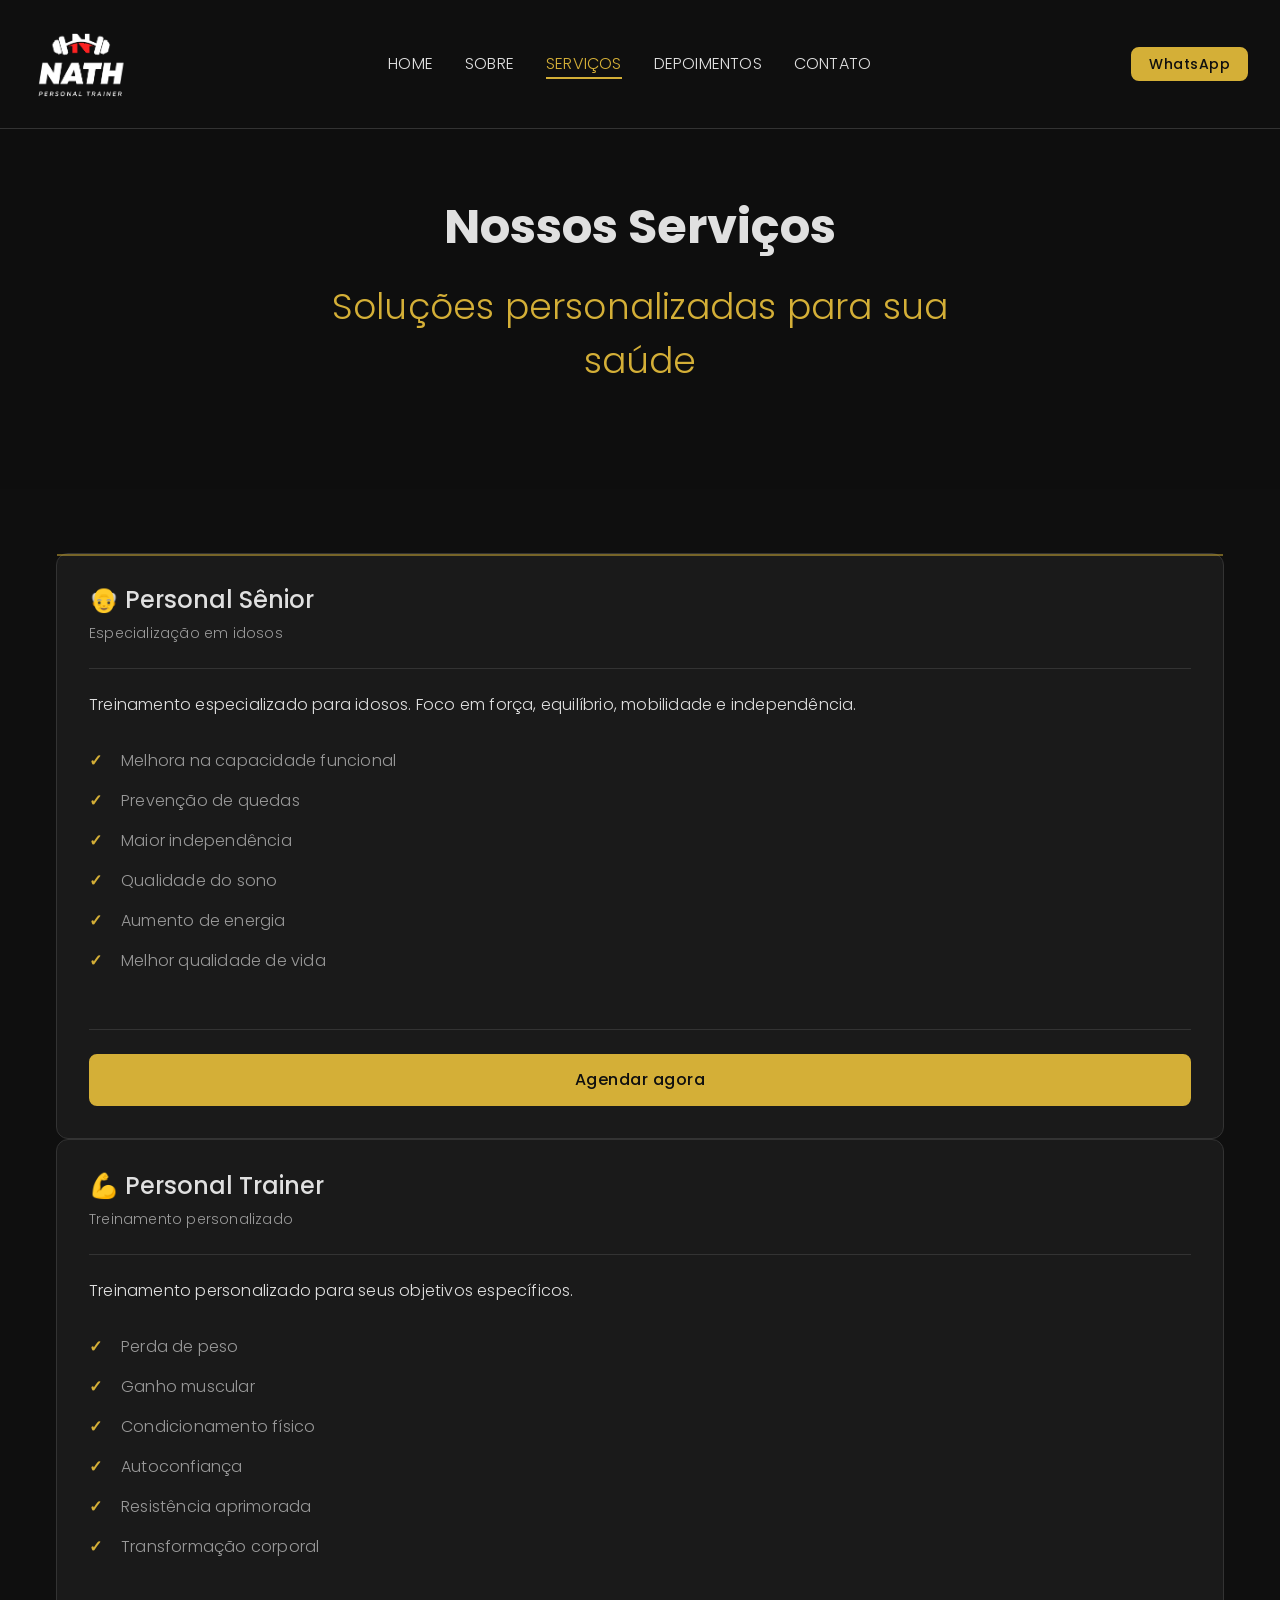
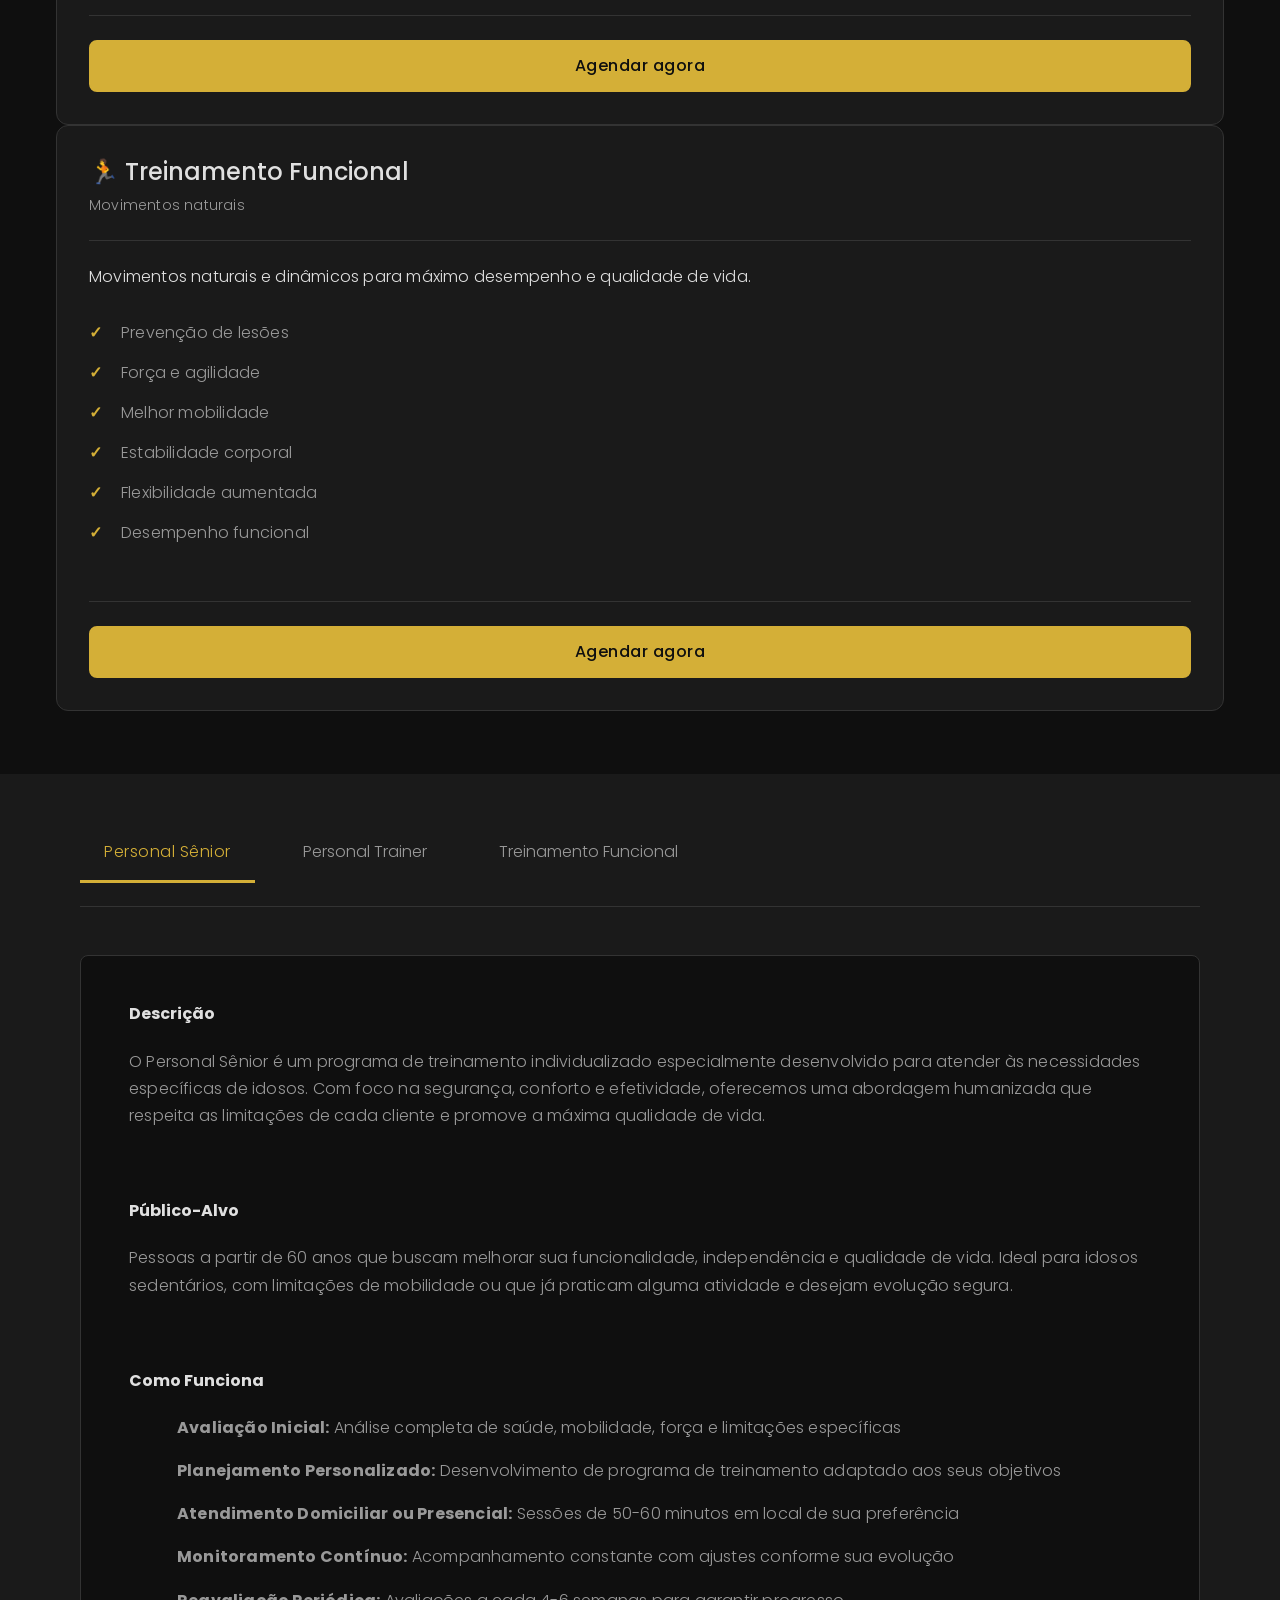
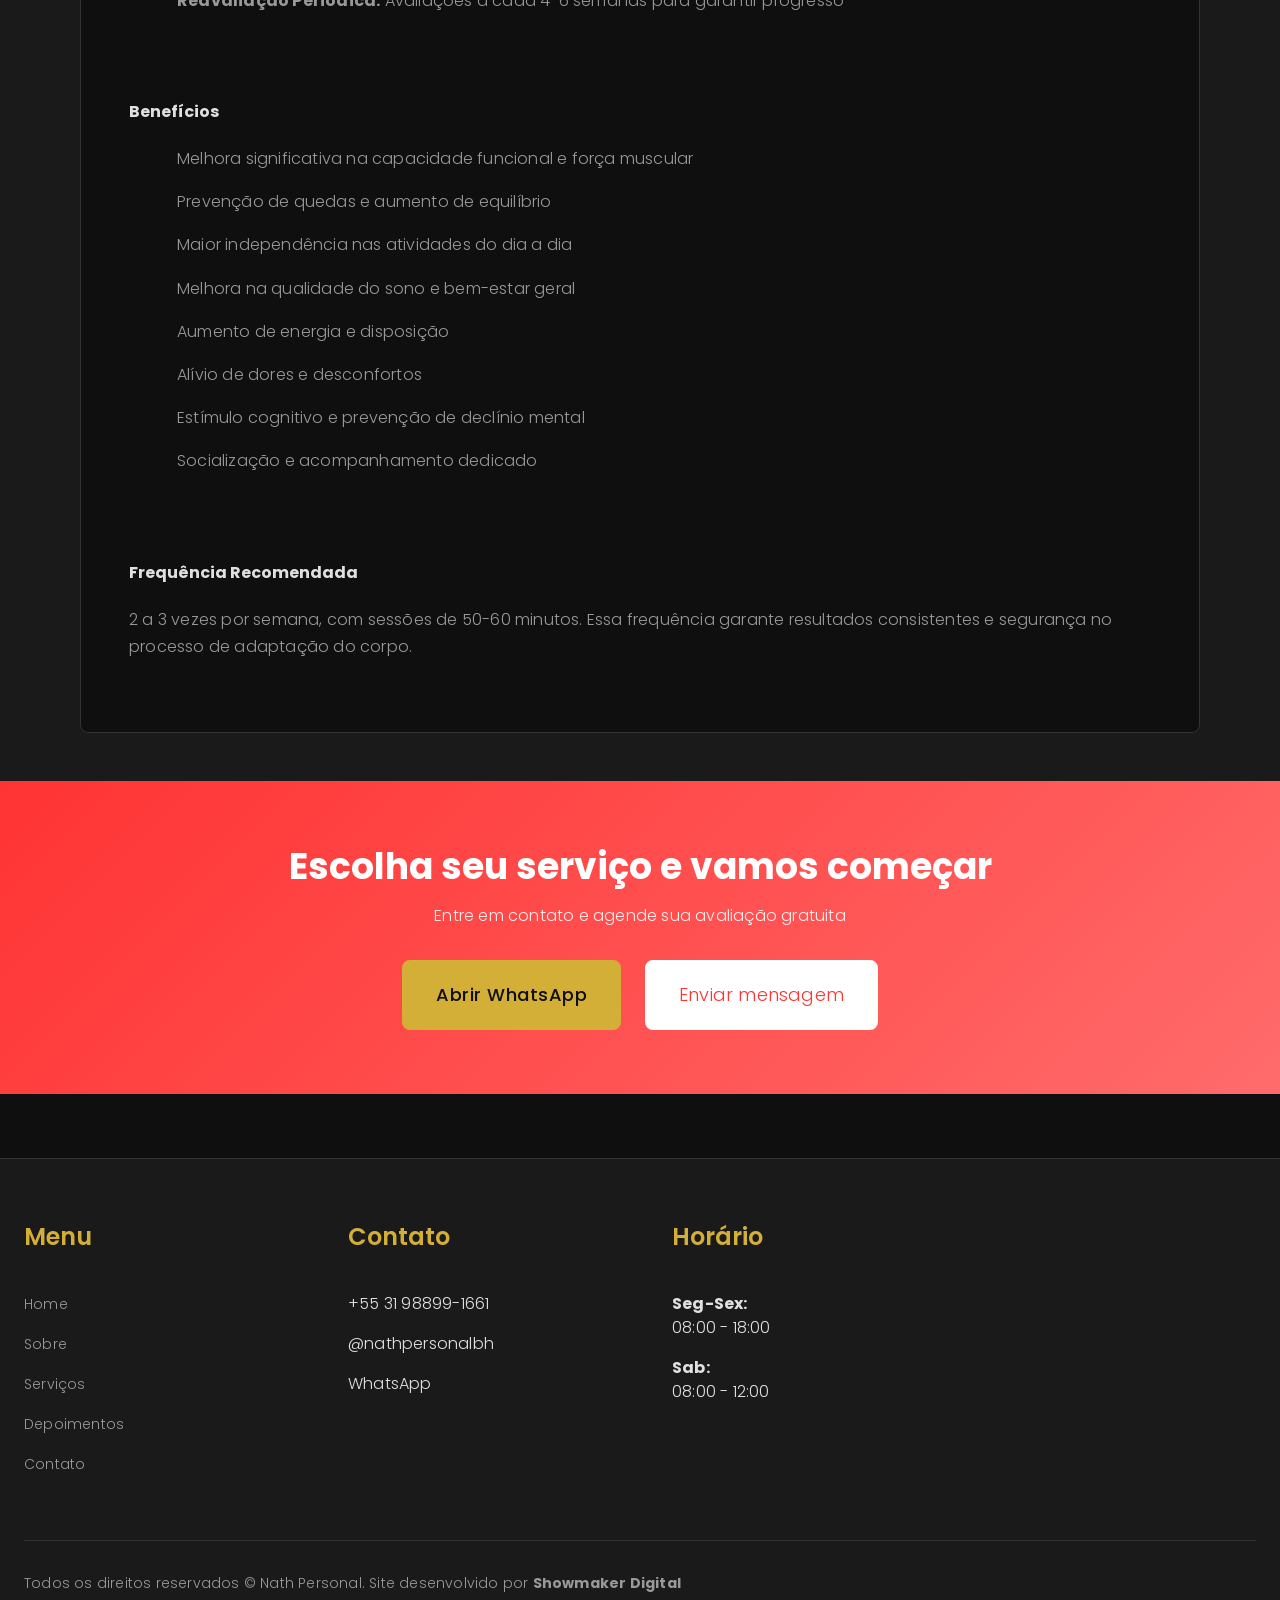
<file: servicos.html>
<!DOCTYPE html>
<html lang="pt-BR">
<head>
  <meta charset="UTF-8">
  <meta name="viewport" content="width=device-width, initial-scale=1.0">
  <meta name="description" content="Conheça nossos serviços de Personal Training para Idosos, Personal Trainer e Treinamento Funcional. Soluções personalizadas para sua saúde.">
  <meta name="theme-color" content="#0f0f0f">

  <title>Serviços - Nath Personal</title>

  <!-- CSS -->
  <link rel="stylesheet" href="css/variables.css">
  <link rel="stylesheet" href="css/global.css">
  <link rel="stylesheet" href="css/components.css">
  <link rel="stylesheet" href="css/animations.css">
  <link rel="stylesheet" href="css/responsive.css">

  <!-- Google Fonts -->
  <link rel="preconnect" href="https://fonts.googleapis.com">
  <link rel="preconnect" href="https://fonts.gstatic.com" crossorigin>
  <link href="https://fonts.googleapis.com/css2?family=Poppins:wght@200;400;600;700&display=swap" rel="stylesheet">

  <!-- Inline Styles for SERVIÇOS specific sections -->
  <style>
    /* =========================================================================
       DETAILED DESCRIPTION SECTION (TABS)
       ========================================================================= */
    .servicos-detalhes {
      padding: var(--spacing-large);
      background-color: var(--bg-secondary);
    }

    .tabs-container {
      display: flex;
      flex-direction: column;
      gap: var(--spacing-large);
    }

    .tabs-buttons {
      display: flex;
      gap: var(--spacing-medium);
      flex-wrap: wrap;
      border-bottom: 1px solid var(--border-color);
      padding-bottom: var(--spacing-medium);
    }

    .tab-btn {
      padding: var(--spacing-small) var(--spacing-medium);
      border: none;
      background-color: transparent;
      color: var(--text-secondary);
      font-size: var(--font-size-body);
      font-weight: var(--font-weight-medium);
      cursor: pointer;
      transition: all var(--transition-base);
      border-bottom: 3px solid transparent;
      position: relative;
      bottom: -1px;
    }

    .tab-btn.btn-primary {
      background-color: transparent;
      color: var(--color-primary);
      border-bottom: 3px solid var(--color-primary);
    }

    .tab-btn:hover {
      color: var(--color-primary);
    }

    .tab-content {
      display: none;
      animation: observe-fade-in-up 0.6s ease-out;
    }

    .tab-content.active {
      display: block;
    }

    .tab-content .card {
      background-color: var(--bg-primary);
      border: 1px solid var(--border-color);
      border-radius: var(--border-radius-base);
      padding: var(--spacing-large);
    }

    .tab-content .card h3 {
      font-size: var(--font-size-h3-desktop);
      font-weight: 700;
      color: var(--text-primary);
      margin-bottom: var(--spacing-medium);
      margin-top: var(--spacing-large);
    }

    .tab-content .card h3:first-child {
      margin-top: 0;
    }

    .tab-content .card p {
      color: var(--text-secondary);
      line-height: 1.7;
      margin-bottom: var(--spacing-medium);
    }

    .tab-content .card ol,
    .tab-content .card ul {
      margin-left: var(--spacing-large);
      margin-bottom: var(--spacing-medium);
    }

    .tab-content .card ol li,
    .tab-content .card ul li {
      color: var(--text-secondary);
      line-height: 1.7;
      margin-bottom: var(--spacing-small);
    }

    /* =========================================================================
       RESPONSIVE ADJUSTMENTS
       ========================================================================= */
    @media (max-width: 767px) {
      .servicos-detalhes {
        padding: var(--spacing-medium);
      }

      .tabs-buttons {
        flex-direction: column;
        gap: var(--spacing-small);
        padding-bottom: var(--spacing-small);
      }

      .tab-btn {
        padding: var(--spacing-small);
        text-align: left;
      }

      .tab-content .card {
        padding: var(--spacing-medium);
      }

      .tab-content .card h3 {
        font-size: var(--font-size-h3-mobile);
        margin-top: var(--spacing-medium);
      }

      .tab-content .card p {
        font-size: 14px;
      }
    }
  </style>
</head>
<body>
  <!-- =========================================================================
       NAVBAR
       ========================================================================= -->
  <nav class="navbar">
    <div class="navbar-container">
      <!-- Logo -->
      <a href="index.html" class="navbar-logo" aria-label="Nath Personal - Home">
        <img src="assets/logo/Logo-nath-fundoescuro.png" alt="Nath Personal Logo" class="navbar-logo-img">
      </a>

      <!-- Navigation Links -->
      <ul class="nav-links" id="navbarMenu">
        <li><a href="index.html" class="nav-link">HOME</a></li>
        <li><a href="sobre.html" class="nav-link">SOBRE</a></li>
        <li><a href="servicos.html" class="nav-link active">SERVIÇOS</a></li>
        <li><a href="depoimentos.html" class="nav-link">DEPOIMENTOS</a></li>
        <li><a href="contato.html" class="nav-link">CONTATO</a></li>
      </ul>

      <!-- CTA Button (WhatsApp) - Hidden on Mobile -->
      <a href="https://api.whatsapp.com/send?l=pt_pt&phone=5531988991661" class="btn btn-primary btn-small" target="_blank" rel="noopener noreferrer" aria-label="Abrir WhatsApp">
        WhatsApp
      </a>

      <!-- Hamburger Menu Toggle -->
      <button class="menu-toggle" id="hamburgerBtn" aria-label="Toggle menu" aria-expanded="false">
        <span></span>
        <span></span>
        <span></span>
      </button>
    </div>
  </nav>

  <!-- =========================================================================
       HERO SECTION
       ========================================================================= -->
  <section class="hero" id="hero" style="height: 40vh; min-height: 300px;">
    <div class="hero-overlay"></div>
    <div class="hero-content">
      <div class="container">
        <h1 class="hero-title observe-fade-in-up">
          Nossos Serviços
        </h1>
        <p class="hero-subtitle observe-fade-in-up">
          Soluções personalizadas para sua saúde
        </p>
      </div>
    </div>
  </section>

  <!-- =========================================================================
       SERVICE CARDS SECTION
       ========================================================================= -->
  <section class="services" id="services">
    <div class="container">
      <div class="grid grid-3-desktop">
        <!-- Personal Sênior (Destaque) -->
        <div class="card card-highlight observe-scale-in">
          <div class="card-header">
            <h3>👴 Personal Sênior</h3>
            <p>Especialização em idosos</p>
          </div>
          <div class="card-body">
            <p>Treinamento especializado para idosos. Foco em força, equilíbrio, mobilidade e independência.</p>
            <ul class="benefits-list">
              <li>Melhora na capacidade funcional</li>
              <li>Prevenção de quedas</li>
              <li>Maior independência</li>
              <li>Qualidade do sono</li>
              <li>Aumento de energia</li>
              <li>Melhor qualidade de vida</li>
            </ul>
          </div>
          <div class="card-footer">
            <a href="#senior" class="btn btn-primary">Agendar agora</a>
          </div>
        </div>

        <!-- Personal Trainer -->
        <div class="card observe-scale-in">
          <div class="card-header">
            <h3>💪 Personal Trainer</h3>
            <p>Treinamento personalizado</p>
          </div>
          <div class="card-body">
            <p>Treinamento personalizado para seus objetivos específicos.</p>
            <ul class="benefits-list">
              <li>Perda de peso</li>
              <li>Ganho muscular</li>
              <li>Condicionamento físico</li>
              <li>Autoconfiança</li>
              <li>Resistência aprimorada</li>
              <li>Transformação corporal</li>
            </ul>
          </div>
          <div class="card-footer">
            <a href="#trainer" class="btn btn-primary">Agendar agora</a>
          </div>
        </div>

        <!-- Treinamento Funcional -->
        <div class="card observe-scale-in">
          <div class="card-header">
            <h3>🏃 Treinamento Funcional</h3>
            <p>Movimentos naturais</p>
          </div>
          <div class="card-body">
            <p>Movimentos naturais e dinâmicos para máximo desempenho e qualidade de vida.</p>
            <ul class="benefits-list">
              <li>Prevenção de lesões</li>
              <li>Força e agilidade</li>
              <li>Melhor mobilidade</li>
              <li>Estabilidade corporal</li>
              <li>Flexibilidade aumentada</li>
              <li>Desempenho funcional</li>
            </ul>
          </div>
          <div class="card-footer">
            <a href="#funcional" class="btn btn-primary">Agendar agora</a>
          </div>
        </div>
      </div>
    </div>
  </section>

  <!-- =========================================================================
       DETAILED DESCRIPTION SECTION (TABS)
       ========================================================================= -->
  <section class="servicos-detalhes" id="detalhes">
    <div class="container">
      <div class="tabs-container">
        <!-- Tab Buttons -->
        <div class="tabs-buttons">
          <button class="tab-btn btn-primary" data-tab="senior">Personal Sênior</button>
          <button class="tab-btn" data-tab="trainer">Personal Trainer</button>
          <button class="tab-btn" data-tab="funcional">Treinamento Funcional</button>
        </div>

        <!-- Tab Content - Personal Sênior -->
        <div id="senior" class="tab-content active">
          <div class="card observe-fade-in-up">
            <h3>Descrição</h3>
            <p>
              O Personal Sênior é um programa de treinamento individualizado especialmente desenvolvido para atender às necessidades específicas de idosos. Com foco na segurança, conforto e efetividade, oferecemos uma abordagem humanizada que respeita as limitações de cada cliente e promove a máxima qualidade de vida.
            </p>

            <h3>Público-Alvo</h3>
            <p>
              Pessoas a partir de 60 anos que buscam melhorar sua funcionalidade, independência e qualidade de vida. Ideal para idosos sedentários, com limitações de mobilidade ou que já praticam alguma atividade e desejam evolução segura.
            </p>

            <h3>Como Funciona</h3>
            <ol>
              <li><strong>Avaliação Inicial:</strong> Análise completa de saúde, mobilidade, força e limitações específicas</li>
              <li><strong>Planejamento Personalizado:</strong> Desenvolvimento de programa de treinamento adaptado aos seus objetivos</li>
              <li><strong>Atendimento Domiciliar ou Presencial:</strong> Sessões de 50-60 minutos em local de sua preferência</li>
              <li><strong>Monitoramento Contínuo:</strong> Acompanhamento constante com ajustes conforme sua evolução</li>
              <li><strong>Reavaliação Periódica:</strong> Avaliações a cada 4-6 semanas para garantir progresso</li>
            </ol>

            <h3>Benefícios</h3>
            <ul>
              <li>Melhora significativa na capacidade funcional e força muscular</li>
              <li>Prevenção de quedas e aumento de equilíbrio</li>
              <li>Maior independência nas atividades do dia a dia</li>
              <li>Melhora na qualidade do sono e bem-estar geral</li>
              <li>Aumento de energia e disposição</li>
              <li>Alívio de dores e desconfortos</li>
              <li>Estímulo cognitivo e prevenção de declínio mental</li>
              <li>Socialização e acompanhamento dedicado</li>
            </ul>

            <h3>Frequência Recomendada</h3>
            <p>
              2 a 3 vezes por semana, com sessões de 50-60 minutos. Essa frequência garante resultados consistentes e segurança no processo de adaptação do corpo.
            </p>
          </div>
        </div>

        <!-- Tab Content - Personal Trainer -->
        <div id="trainer" class="tab-content">
          <div class="card observe-fade-in-up">
            <h3>Descrição</h3>
            <p>
              O serviço de Personal Trainer oferece treinamento personalizado e orientado por profissional experiente. Desenvolvemos programas específicos para seus objetivos, seja perda de peso, ganho muscular, melhora de performance ou condicionamento geral. Cada sessão é planejada e ajustada conforme sua evolução.
            </p>

            <h3>Público-Alvo</h3>
            <p>
              Adultos de todas as idades que buscam treinar com segurança e efetividade. Ideal para pessoas com objetivos específicos, que desejam otimizar seus resultados e manter a motivação constante com acompanhamento profissional.
            </p>

            <h3>Como Funciona</h3>
            <ol>
              <li><strong>Consulta Inicial:</strong> Discussão de seus objetivos, histórico de saúde e experiência com exercícios</li>
              <li><strong>Avaliação Física:</strong> Testes de força, resistência e composição corporal para baseline</li>
              <li><strong>Prescrição do Programa:</strong> Criação de plano de treino personalizado com exercícios específicos</li>
              <li><strong>Acompanhamento em Sessões:</strong> Treinamento orientado, correção de movimento e motivação</li>
              <li><strong>Revisão e Ajustes:</strong> Reavaliações regulares com adaptação do programa conforme progresso</li>
            </ol>

            <h3>Benefícios</h3>
            <ul>
              <li>Perda de peso eficaz e sustentável</li>
              <li>Ganho de massa muscular e definição corporal</li>
              <li>Melhora do condicionamento cardiovascular</li>
              <li>Aumento de autoconfiança e autoestima</li>
              <li>Prevenção de lesões com técnica adequada</li>
              <li>Otimização de tempo com treinos eficientes</li>
              <li>Motivação constante e accountability</li>
              <li>Resultados visíveis em curto e longo prazo</li>
            </ul>

            <h3>Frequência Recomendada</h3>
            <p>
              3 a 4 vezes por semana para melhores resultados. Sessões de 50-60 minutos com intensidade progressiva conforme seu condicionamento. Complementar com exercícios em casa em dias sem personal.
            </p>
          </div>
        </div>

        <!-- Tab Content - Treinamento Funcional -->
        <div id="funcional" class="tab-content">
          <div class="card observe-fade-in-up">
            <h3>Descrição</h3>
            <p>
              O Treinamento Funcional trabalha com movimentos que replicas as atividades do dia a dia, utilizando o peso corporal e equipamentos diversos. Foca em desenvolver força, resistência, flexibilidade e coordenação de forma integrada, promovendo máximo desempenho e qualidade de vida.
            </p>

            <h3>Público-Alvo</h3>
            <p>
              Pessoas de todas as idades que buscam treinar de forma dinâmica e prática. Ideal para quem deseja sair da monotonia da academia tradicional, melhorar funcionalidade geral ou treinar movimentos que façam diferença no dia a dia.
            </p>

            <h3>Como Funciona</h3>
            <ol>
              <li><strong>Avaliação Funcional:</strong> Análise de movimentos básicos e capacidades físicas em funcionamento</li>
              <li><strong>Desenho do Programa:</strong> Planejamento de treinos com movimentos variados e desafiadores</li>
              <li><strong>Sessões Dinâmicas:</strong> Aulas com circuitos, exercícios variados e progressão constante</li>
              <li><strong>Adaptação Progressiva:</strong> Aumento de dificuldade, velocidade e complexidade dos movimentos</li>
              <li><strong>Monitoramento de Resultados:</strong> Avaliações regulares de melhora em força, resistência e coordenação</li>
            </ol>

            <h3>Benefícios</h3>
            <ul>
              <li>Prevenção eficaz de lesões com fortalecimento completo</li>
              <li>Ganho de força e agilidade de forma integrada</li>
              <li>Melhora significativa de mobilidade e flexibilidade</li>
              <li>Estabilidade corporal e melhor postura</li>
              <li>Aumento de resistência cardiovascular</li>
              <li>Melhor coordenação motora e equilíbrio</li>
              <li>Treinos dinâmicos e motivadores</li>
              <li>Desempenho funcional aprimorado para atividades do dia a dia</li>
            </ul>

            <h3>Frequência Recomendada</h3>
            <p>
              2 a 3 vezes por semana, com sessões de 50-60 minutos. Permite recuperação adequada entre treinos mantendo consistência nos resultados. Complementar com atividades de alongamento e mobilidade nos dias de descanso.
            </p>
          </div>
        </div>
      </div>
    </div>
  </section>

  <!-- =========================================================================
       CTA FINAL SECTION
       ========================================================================= -->
  <section class="cta-final" id="cta">
    <div class="container">
      <h2 class="cta-headline observe-fade-in">Escolha seu serviço e vamos começar</h2>
      <p class="cta-subheadline observe-fade-in">Entre em contato e agende sua avaliação gratuita</p>
      <div class="cta-buttons observe-fade-in">
        <a href="https://api.whatsapp.com/send?l=pt_pt&phone=5531988991661" class="btn btn-primary btn-large" target="_blank" rel="noopener noreferrer">
          Abrir WhatsApp
        </a>
        <a href="contato.html" class="btn btn-secondary btn-large">
          Enviar mensagem
        </a>
      </div>
    </div>
  </section>

  <!-- =========================================================================
       FOOTER
       ========================================================================= -->
  <footer id="footer">
    <div class="footer-container">
      <div class="footer-content">
        <!-- Menu Links -->
        <div class="footer-section">
          <h3>Menu</h3>
          <ul class="footer-links">
            <li><a href="index.html">Home</a></li>
            <li><a href="sobre.html">Sobre</a></li>
            <li><a href="servicos.html">Serviços</a></li>
            <li><a href="depoimentos.html">Depoimentos</a></li>
            <li><a href="contato.html">Contato</a></li>
          </ul>
        </div>

        <!-- Contact Info -->
        <div class="footer-section">
          <h3>Contato</h3>
          <ul>
            <li>
              <a href="tel:+5531988991661">+55 31 98899-1661</a>
            </li>
            <li>
              <a href="https://instagram.com/nathpersonalbh" target="_blank" rel="noopener noreferrer">@nathpersonalbh</a>
            </li>
            <li>
              <a href="https://api.whatsapp.com/send?l=pt_pt&phone=5531988991661" target="_blank" rel="noopener noreferrer">WhatsApp</a>
            </li>
          </ul>
        </div>

        <!-- Hours -->
        <div class="footer-section">
          <h3>Horário</h3>
          <ul>
            <li>
              <strong>Seg-Sex:</strong><br>
              08:00 - 18:00
            </li>
            <li>
              <strong>Sab:</strong><br>
              08:00 - 12:00
            </li>
          </ul>
        </div>
      </div>

      <!-- Footer Bottom -->
      <div class="footer-bottom">
        <p class="footer-copyright">
          Todos os direitos reservados © Nath Personal. Site desenvolvido por <strong>Showmaker Digital</strong>
        </p>
      </div>
    </div>
  </footer>

  <!-- JavaScript -->
  <script src="js/animations.js"></script>
  <script src="js/main.js"></script>

  <!-- Tab Toggle Script -->
  <script>
    document.addEventListener('DOMContentLoaded', function() {
      // Get all tab buttons
      const tabButtons = document.querySelectorAll('.tab-btn');

      // Add click event listener to each tab button
      tabButtons.forEach(button => {
        button.addEventListener('click', function() {
          // Get the data-tab value
          const tabName = this.getAttribute('data-tab');

          // Hide all tab content
          const tabContents = document.querySelectorAll('.tab-content');
          tabContents.forEach(content => {
            content.classList.remove('active');
            content.style.display = 'none';
          });

          // Show the clicked tab content
          const activeTab = document.getElementById(tabName);
          if (activeTab) {
            activeTab.classList.add('active');
            activeTab.style.display = 'block';
          }

          // Remove btn-primary class from all buttons
          tabButtons.forEach(btn => {
            btn.classList.remove('btn-primary');
          });

          // Add btn-primary class to clicked button
          this.classList.add('btn-primary');
        });
      });
    });
  </script>
<!-- impeccable-live-start -->
<script src="http://localhost:8401/live.js?token=5182d147-dc31-43bd-905a-8bc270b0553c"></script>
<!-- impeccable-live-end -->
</body>
</html>
</file>
<file: css/variables.css>
/* =============================================================================
   CSS CUSTOM PROPERTIES - NATHPERSONAL REDESIGN
   ============================================================================= */

:root {
  /* =========================================================================
     COLOR PALETTE
     ========================================================================= */

  /* Primary Colors */
  --color-primary: #D4AF37;           /* Dourado premium */
  --color-primary-hover: #E5C158;     /* Dourado hover (claro) */

  /* Background Colors */
  --color-bg-primary: #0f0f0f;        /* Dark base (#0f0f0f) */
  --color-bg-secondary: #1a1a1a;      /* Fundo cinza muito escuro */
  --color-bg-warm: #F5F1ED;           /* Warm neutral para overlays/light sections */

  /* Text Colors */
  --color-text-primary: #e0e0e0;      /* Texto cinza claro */
  --color-text-secondary: #999999;    /* Texto cinza médio */
  --color-text-on-warm: #2a2a2a;      /* Dark text on warm background */

  /* Border & Divider Colors */
  --color-border: #333333;            /* Bordas cinza escuro */
  --color-border-warm: #E8E3DD;       /* Subtle border on warm bg */

  /* Status Colors */
  --color-success: #4CAF50;           /* Verde sucesso */

  /* =========================================================================
     TYPOGRAPHY
     ========================================================================= */

  /* Font Families */
  --font-heading: "Poppins", -apple-system, BlinkMacSystemFont, "Segoe UI", sans-serif;  /* Clean, modern display */
  --font-body: "Poppins", -apple-system, BlinkMacSystemFont, "Segoe UI", sans-serif;  /* Poppins for consistency */

  /* Font Sizes - Desktop */
  --font-size-h1: 48px;
  --font-size-h2: 36px;
  --font-size-h3: 24px;
  --font-size-body: 16px;
  --font-size-small: 14px;

  /* Font Sizes - Mobile (overridden in media queries) */
  --font-size-h1-mobile: 32px;
  --font-size-h2-mobile: 24px;
  --font-size-h3-mobile: 18px;

  /* Font Weights */
  --font-weight-regular: 400;
  --font-weight-medium: 500;
  --font-weight-bold: 600;
  --font-weight-heading: 500;

  /* Line Heights */
  --line-height-tight: 1.2;
  --line-height-normal: 1.5;
  --line-height-relaxed: 1.8;

  /* =========================================================================
     SPACING
     ========================================================================= */

  /* Base Unit: 8px */
  --spacing-xs: 8px;      /* 1 unit */
  --spacing-sm: 16px;     /* 2 units */
  --spacing-md: 24px;     /* 3 units */
  --spacing-lg: 32px;     /* 4 units */
  --spacing-xl: 48px;     /* 6 units */
  --spacing-2xl: 64px;    /* 8 units */

  /* =========================================================================
     BREAKPOINTS (Media Query Values)
     ========================================================================= */

  --breakpoint-mobile: 320px;
  --breakpoint-tablet: 768px;
  --breakpoint-desktop: 1024px;
  --breakpoint-wide: 1440px;

  /* =========================================================================
     BORDER RADIUS
     ========================================================================= */

  --radius-sm: 4px;
  --radius-md: 8px;
  --radius-lg: 12px;

  /* =========================================================================
     SHADOWS
     ========================================================================= */

  --shadow-sm: 0 2px 8px rgba(0, 0, 0, 0.3);
  --shadow-md: 0 4px 16px rgba(0, 0, 0, 0.4);
  --shadow-lg: 0 8px 24px rgba(0, 0, 0, 0.5);

  /* =========================================================================
     TRANSITIONS & ANIMATIONS
     ========================================================================= */

  --transition-fast: 150ms ease;
  --transition-base: 300ms ease;
  --transition-slow: 500ms ease;

  /* =========================================================================
     Z-INDEX SCALE
     ========================================================================= */

  --z-index-base: 0;
  --z-index-dropdown: 100;
  --z-index-sticky: 200;
  --z-index-modal-overlay: 300;
  --z-index-modal: 301;
  --z-index-tooltip: 400;

  /* =========================================================================
     ALIASES FOR BACKWARD COMPATIBILITY (Legacy variable names)
     ========================================================================= */
  --spacing-small: var(--spacing-sm);
  --spacing-medium: var(--spacing-md);
  --spacing-large: var(--spacing-xl);
  --text-primary: var(--color-text-primary);
  --text-secondary: var(--color-text-secondary);
  --bg-primary: var(--color-bg-primary);
  --bg-secondary: var(--color-bg-secondary);
  --border-color: var(--color-border);
  --border-radius-base: var(--radius-md);
  --radius-base: var(--radius-md);
  --font-size-h2-desktop: var(--font-size-h2);
  --font-weight-medium: var(--font-weight-medium);
}
</file>
<file: css/global.css>
/* =============================================================================
   GLOBAL STYLES - NATHPERSONAL REDESIGN
   ============================================================================= */

/* Import CSS Variables */
@import url("./variables.css");

/* =========================================================================
   GOOGLE FONTS IMPORT
   ========================================================================= */
/* Fonts loaded via index.html: Fraunces (display) + Inter (body) */

/* =========================================================================
   CSS RESET & NORMALIZATION
   ========================================================================= */

* {
  margin: 0;
  padding: 0;
  box-sizing: border-box;
}

html {
  scroll-behavior: smooth;
}

body {
  background-color: var(--color-bg-primary);
  color: var(--color-text-primary);
  font-family: var(--font-body);
  font-size: var(--font-size-body);
  font-weight: 300;
  line-height: var(--line-height-normal);
  -webkit-font-smoothing: antialiased;
  -moz-osx-font-smoothing: grayscale;
  letter-spacing: 0.2px;
}

/* =========================================================================
   TYPOGRAPHY - BASE STYLES
   ========================================================================= */

h1, h2, h3, h4, h5, h6 {
  font-family: var(--font-heading);
  font-weight: 700;
  line-height: var(--line-height-tight);
  margin: 0;
  padding: 0;
  letter-spacing: 0;
}

h1 {
  font-size: var(--font-size-h1);
}

h2 {
  font-size: var(--font-size-h2);
}

h3 {
  font-size: var(--font-size-h3);
}

h4 {
  font-size: 20px;
  font-weight: var(--font-weight-bold);
}

h5 {
  font-size: 18px;
  font-weight: var(--font-weight-medium);
}

h6 {
  font-size: 16px;
  font-weight: var(--font-weight-medium);
}

p {
  margin: 0;
  padding: 0;
  line-height: var(--line-height-normal);
}

/* =========================================================================
   LINKS
   ========================================================================= */

a {
  color: var(--color-primary);
  text-decoration: none;
  transition: color var(--transition-fast);
}

a:hover,
a:focus {
  color: var(--color-primary-hover);
  outline: none;
}

a:focus-visible {
  outline: 2px solid var(--color-primary);
  outline-offset: 2px;
}

/* =========================================================================
   BUTTONS
   ========================================================================= */

button {
  font-family: var(--font-body);
  cursor: pointer;
  border: none;
}

/* =========================================================================
   FORM ELEMENTS
   ========================================================================= */

input,
textarea,
select {
  font-family: var(--font-body);
  font-size: var(--font-size-body);
  color: var(--color-text-primary);
  background-color: var(--color-bg-secondary);
  border: 1px solid var(--color-border);
  padding: var(--spacing-sm);
  border-radius: var(--radius-md);
  transition: border-color var(--transition-fast), box-shadow var(--transition-fast);
}

input:focus,
textarea:focus,
select:focus {
  outline: none;
  border-color: var(--color-primary);
  box-shadow: 0 0 0 3px rgba(255, 51, 51, 0.1);
}

input::placeholder,
textarea::placeholder {
  color: var(--color-text-secondary);
}

/* =========================================================================
   LISTS
   ========================================================================= */

ul, ol {
  margin: 0;
  padding: 0;
  list-style: none;
}

/* =========================================================================
   IMAGES
   ========================================================================= */

img {
  max-width: 100%;
  height: auto;
  display: block;
}

/* =========================================================================
   TABLES
   ========================================================================= */

table {
  width: 100%;
  border-collapse: collapse;
}

th, td {
  padding: var(--spacing-sm);
  text-align: left;
  border-bottom: 1px solid var(--color-border);
}

th {
  font-weight: var(--font-weight-bold);
  color: var(--color-primary);
}

/* =========================================================================
   SECTIONS - CLEAN, SPACIOUS LAYOUT
   ========================================================================= */

section {
  padding: 80px 32px;
}

@media (max-width: 767px) {
  section {
    padding: 48px 16px;
  }
}

/* =========================================================================
   UTILITY CLASSES - DARK MODE
   ========================================================================= */

/* Background Utilities */
.bg-primary {
  background-color: var(--color-bg-primary);
}

.bg-secondary {
  background-color: var(--color-bg-secondary);
}

/* Text Color Utilities */
.text-primary {
  color: var(--color-text-primary);
}

.text-secondary {
  color: var(--color-text-secondary);
}

.text-accent {
  color: var(--color-primary);
}

/* Text Alignment */
.text-left {
  text-align: left;
}

.text-center {
  text-align: center;
}

.text-right {
  text-align: right;
}

/* Font Weight */
.font-regular {
  font-weight: var(--font-weight-regular);
}

.font-medium {
  font-weight: var(--font-weight-medium);
}

.font-bold {
  font-weight: var(--font-weight-bold);
}

/* Spacing Utilities */
.m-0 { margin: 0; }
.m-xs { margin: var(--spacing-xs); }
.m-sm { margin: var(--spacing-sm); }
.m-md { margin: var(--spacing-md); }
.m-lg { margin: var(--spacing-lg); }
.m-xl { margin: var(--spacing-xl); }
.m-2xl { margin: var(--spacing-2xl); }

.mt-xs { margin-top: var(--spacing-xs); }
.mt-sm { margin-top: var(--spacing-sm); }
.mt-md { margin-top: var(--spacing-md); }
.mt-lg { margin-top: var(--spacing-lg); }
.mt-xl { margin-top: var(--spacing-xl); }
.mt-2xl { margin-top: var(--spacing-2xl); }

.mb-xs { margin-bottom: var(--spacing-xs); }
.mb-sm { margin-bottom: var(--spacing-sm); }
.mb-md { margin-bottom: var(--spacing-md); }
.mb-lg { margin-bottom: var(--spacing-lg); }
.mb-xl { margin-bottom: var(--spacing-xl); }
.mb-2xl { margin-bottom: var(--spacing-2xl); }

.p-0 { padding: 0; }
.p-xs { padding: var(--spacing-xs); }
.p-sm { padding: var(--spacing-sm); }
.p-md { padding: var(--spacing-md); }
.p-lg { padding: var(--spacing-lg); }
.p-xl { padding: var(--spacing-xl); }
.p-2xl { padding: var(--spacing-2xl); }

/* Display Utilities */
.d-none {
  display: none;
}

.d-block {
  display: block;
}

.d-flex {
  display: flex;
}

.d-grid {
  display: grid;
}

.d-inline {
  display: inline;
}

.d-inline-block {
  display: inline-block;
}

/* Flex Utilities */
.flex-center {
  display: flex;
  justify-content: center;
  align-items: center;
}

.flex-between {
  display: flex;
  justify-content: space-between;
  align-items: center;
}

.flex-column {
  flex-direction: column;
}

/* Border Utilities */
.border {
  border: 1px solid var(--color-border);
}

.border-top {
  border-top: 1px solid var(--color-border);
}

.border-bottom {
  border-bottom: 1px solid var(--color-border);
}

.border-primary {
  border-color: var(--color-primary);
}

.rounded-sm {
  border-radius: var(--radius-sm);
}

.rounded-md {
  border-radius: var(--radius-md);
}

.rounded-lg {
  border-radius: var(--radius-lg);
}

.rounded-full {
  border-radius: 50%;
}

/* Shadow Utilities */
.shadow-sm {
  box-shadow: var(--shadow-sm);
}

.shadow-md {
  box-shadow: var(--shadow-md);
}

.shadow-lg {
  box-shadow: var(--shadow-lg);
}

/* Opacity Utilities */
.opacity-50 {
  opacity: 0.5;
}

.opacity-75 {
  opacity: 0.75;
}

/* Width & Height Utilities */
.w-100 {
  width: 100%;
}

.h-100 {
  height: 100%;
}

.w-full {
  width: 100%;
}

.h-full {
  height: 100%;
}

/* =========================================================================
   SECTION BASE CLASSES
   ========================================================================= */

.section,
.section-base {
  width: 100%;
  padding: var(--spacing-2xl) var(--spacing-lg);
}

.section-hero {
  display: flex;
  align-items: center;
  justify-content: flex-start;
  position: relative;
  overflow: hidden;
  background: var(--color-bg-primary);
}

.section-content {
  width: 100%;
  max-width: 100%;
  z-index: 10;
  position: relative;
  padding: 0 var(--spacing-lg) 0 var(--spacing-sm);
}

.section-title {
  font-family: var(--font-heading);
  font-size: 64px;
  font-weight: 700;
  line-height: 1.0;
  color: white;
  text-align: left;
  margin-bottom: var(--spacing-md);
  margin-top: -65px;
}

.section-subtitle {
  font-family: var(--font-body);
  font-size: 18px;
  font-weight: 200;
  color: var(--color-text-primary);
  line-height: 1.6;
  text-align: left;
  margin-bottom: var(--spacing-md);
  margin-top: -8px;
}

/* =========================================================================
   CONTAINER & MAX-WIDTH UTILITIES
   ========================================================================= */

.container {
  width: 100%;
  max-width: 1440px;
  margin: 0 auto;
  padding: 0 var(--spacing-md);
}

/* =========================================================================
   RESPONSIVE TYPOGRAPHY - MOBILE
   ========================================================================= */

@media (max-width: 767px) {
  h1 {
    font-size: var(--font-size-h1-mobile);
  }

  h2 {
    font-size: var(--font-size-h2-mobile);
  }

  h3 {
    font-size: var(--font-size-h3-mobile);
  }

  .container {
    padding: 0 var(--spacing-sm);
  }
}

/* =========================================================================
   ACCESSIBILITY
   ========================================================================= */

/* Focus Visible for Keyboard Navigation */
:focus-visible {
  outline: 2px solid var(--color-primary);
  outline-offset: 2px;
}

/* Reduced Motion Support */
@media (prefers-reduced-motion: reduce) {
  *,
  *::before,
  *::after {
    animation-duration: 0.01ms !important;
    animation-iteration-count: 1 !important;
    transition-duration: 0.01ms !important;
  }
}

/* High Contrast Support */
@media (prefers-contrast: more) {
  body {
    letter-spacing: 0.05em;
  }

  h1, h2, h3, h4, h5, h6 {
    font-weight: 700;
  }
}

/* =========================================================================
   SCROLLBAR STYLING (Optional Dark Mode)
   ========================================================================= */

::-webkit-scrollbar {
  width: 10px;
  height: 10px;
}

::-webkit-scrollbar-track {
  background: var(--color-bg-secondary);
}

::-webkit-scrollbar-thumb {
  background: var(--color-border);
  border-radius: var(--radius-md);
}

::-webkit-scrollbar-thumb:hover {
  background: var(--color-primary);
}
</file>
<file: css/components.css>
/* =============================================================================
   REUSABLE COMPONENTS - NATHPERSONAL REDESIGN
   ============================================================================= */

@import url("./variables.css");

/* =============================================================================
   BUTTONS
   ============================================================================= */

.btn {
  display: inline-flex;
  align-items: center;
  justify-content: center;
  font-family: var(--font-body);
  font-size: var(--font-size-body);
  font-weight: var(--font-weight-medium);
  padding: var(--spacing-sm) var(--spacing-md);
  border: none;
  border-radius: var(--radius-md);
  cursor: pointer;
  transition: all var(--transition-base);
  text-decoration: none;
  white-space: nowrap;
  gap: var(--spacing-xs);
  user-select: none;
  line-height: 1;
}

/* Button - Primary Variant (Default) */
.btn-primary,
.btn.btn-primary {
  background-color: var(--color-primary);
  color: #0f0f0f;
  border: 2px solid var(--color-primary);
  font-weight: 500;
  letter-spacing: 0.5px;
}

.btn-primary:hover,
.btn.btn-primary:hover {
  background-color: var(--color-primary-hover);
  border-color: var(--color-primary-hover);
  box-shadow: 0 0 16px rgba(255, 51, 51, 0.2);
  transform: translateY(-1px);
}

.btn-primary:active,
.btn.btn-primary:active {
  transform: translateY(0);
  box-shadow: 0 0 10px rgba(255, 51, 51, 0.2);
}

.btn-primary:disabled,
.btn.btn-primary:disabled {
  opacity: 0.6;
  cursor: not-allowed;
}

/* Button - Secondary Variant (Outline) */
.btn-secondary,
.btn.btn-secondary {
  background-color: transparent;
  color: var(--color-primary);
  border: 2px solid var(--color-primary);
}

.btn-secondary:hover,
.btn.btn-secondary:hover {
  background-color: rgba(255, 51, 51, 0.1);
  border-color: var(--color-primary-hover);
  color: var(--color-primary-hover);
  transform: translateY(-2px);
}

.btn-secondary:active,
.btn.btn-secondary:active {
  background-color: rgba(255, 51, 51, 0.2);
  transform: translateY(0);
}

.btn-secondary:disabled,
.btn.btn-secondary:disabled {
  opacity: 0.6;
  cursor: not-allowed;
}

/* Button - Ghost Variant (Transparent) */
.btn-ghost,
.btn.btn-ghost {
  background-color: transparent;
  color: var(--color-text-primary);
  border: 1px solid transparent;
}

.btn-ghost:hover,
.btn.btn-ghost:hover {
  background-color: rgba(255, 51, 51, 0.08);
  color: var(--color-primary);
  border-color: transparent;
}

.btn-ghost:active,
.btn.btn-ghost:active {
  background-color: rgba(255, 51, 51, 0.15);
}

.btn-ghost:disabled,
.btn.btn-ghost:disabled {
  opacity: 0.6;
  cursor: not-allowed;
}

/* Button - Small Size */
.btn-small,
.btn.btn-small {
  font-size: var(--font-size-small);
  padding: var(--spacing-xs) var(--spacing-sm);
}

/* Button - Large Size */
.btn-large,
.btn.btn-large {
  font-size: 18px;
  padding: var(--spacing-md) var(--spacing-lg);
}

/* Button - Full Width */
.btn-full,
.btn.btn-full {
  width: 100%;
}

/* Button - Icon Only */
.btn-icon,
.btn.btn-icon {
  padding: var(--spacing-sm);
  border-radius: 50%;
  width: 44px;
  height: 44px;
}

/* Focus State for Accessibility */
.btn:focus-visible {
  outline: 2px solid var(--color-primary);
  outline-offset: 2px;
}

/* =============================================================================
   CARDS
   ============================================================================= */

.card {
  background-color: var(--color-bg-secondary);
  border: 1px solid var(--color-border);
  border-radius: var(--radius-lg);
  padding: var(--spacing-lg);
  transition: all var(--transition-base);
  display: flex;
  flex-direction: column;
}

.card:hover {
  border-color: var(--color-primary);
  box-shadow: var(--shadow-lg);
  transform: translateY(-4px);
}

/* Card - Highlight Variant */
.card-highlight {
  background-color: var(--color-bg-secondary);
  border: 1px solid var(--color-border);
  position: relative;
}

.card-highlight::before {
  content: "";
  position: absolute;
  top: 0;
  left: 0;
  width: 100%;
  height: 2px;
  background-color: var(--color-primary);
  opacity: 0.5;
}

.card-highlight:hover {
  border-color: var(--color-border);
  box-shadow: var(--shadow-lg);
  transform: translateY(-2px);
}

/* Card Header */
.card-header {
  margin-bottom: var(--spacing-md);
  padding-bottom: var(--spacing-md);
  border-bottom: 1px solid var(--color-border);
}

.card-header h2,
.card-header h3 {
  color: var(--color-text-primary);
  margin: 0 0 var(--spacing-xs) 0;
  font-weight: var(--font-weight-heading);
}

.card-header p {
  color: var(--color-text-secondary);
  font-size: var(--font-size-small);
  margin: 0;
}

/* Card Body */
.card-body {
  flex: 1;
  margin-bottom: var(--spacing-md);
}

.card-body p {
  color: var(--color-text-primary);
  line-height: var(--line-height-normal);
  margin: 0 0 var(--spacing-sm) 0;
}

.card-body p:last-child {
  margin-bottom: 0;
}

/* Card Footer */
.card-footer {
  padding-top: var(--spacing-md);
  border-top: 1px solid var(--color-border);
  display: flex;
  gap: var(--spacing-sm);
  flex-wrap: wrap;
}

.card-footer .btn {
  flex: 1;
  min-width: 120px;
}

/* Card with Image */
.card-image {
  width: 100%;
  height: 200px;
  object-fit: cover;
  border-radius: var(--radius-lg) var(--radius-lg) 0 0;
  margin: calc(var(--spacing-lg) * -1) calc(var(--spacing-lg) * -1) var(--spacing-lg) calc(var(--spacing-lg) * -1);
}

/* Card Grid Layout */
.card-grid {
  display: grid;
  grid-template-columns: 1fr;
  gap: var(--spacing-md);
}

@media (min-width: 768px) {
  .card-grid {
    grid-template-columns: repeat(2, 1fr);
  }
}

@media (min-width: 1024px) {
  .card-grid {
    grid-template-columns: repeat(3, 1fr);
  }
}

/* =============================================================================
   NAVIGATION / NAVBAR
   ============================================================================= */

nav {
  background-color: var(--color-bg-primary);
  border-bottom: 1px solid var(--color-border);
  position: sticky;
  top: 0;
  z-index: var(--z-index-sticky);
  transition: all var(--transition-base);
}

.navbar-container {
  max-width: 1440px;
  margin: 0 auto;
  padding: var(--spacing-md);
  display: flex;
  align-items: center;
  justify-content: space-between;
}

/* Navbar Logo */
.navbar-logo {
  font-family: var(--font-heading);
  font-size: var(--font-size-h3);
  font-weight: var(--font-weight-bold);
  color: var(--color-primary);
  text-decoration: none;
  display: flex;
  align-items: center;
  gap: var(--spacing-sm);
  transition: color var(--transition-fast);
}

.navbar-logo:hover {
  color: var(--color-primary-hover);
}

/* Navbar Links Container */
.nav-links {
  display: flex;
  list-style: none;
  gap: var(--spacing-lg);
  align-items: center;
  margin: 0;
  padding: 0;
}

/* Individual Navigation Link */
.nav-link {
  color: var(--color-text-primary);
  text-decoration: none;
  font-weight: var(--font-weight-medium);
  transition: color var(--transition-fast);
  position: relative;
  font-size: var(--font-size-body);
}

.nav-link:hover {
  color: var(--color-primary);
}

.nav-link::after {
  content: "";
  position: absolute;
  bottom: -4px;
  left: 0;
  width: 0;
  height: 2px;
  background-color: var(--color-primary);
  transition: width var(--transition-fast);
}

.nav-link:hover::after {
  width: 100%;
}

.nav-link.active {
  color: var(--color-primary);
}

.nav-link.active::after {
  width: 100%;
}

/* Navbar Menu Toggle (Hamburger) */
.menu-toggle {
  display: none;
  flex-direction: column;
  background: transparent;
  border: none;
  cursor: pointer;
  padding: var(--spacing-xs);
  gap: 6px;
  z-index: var(--z-index-dropdown);
}

.menu-toggle span {
  width: 24px;
  height: 2px;
  background-color: var(--color-text-primary);
  border-radius: var(--radius-sm);
  transition: all var(--transition-base);
}

.menu-toggle:hover span {
  background-color: var(--color-primary);
}

/* Hamburger Active State */
.menu-toggle.active span:nth-child(1) {
  transform: translateY(8px) rotate(45deg);
}

.menu-toggle.active span:nth-child(2) {
  opacity: 0;
}

.menu-toggle.active span:nth-child(3) {
  transform: translateY(-8px) rotate(-45deg);
}

/* Mobile Navigation - Hidden by Default */
@media (max-width: 767px) {
  .menu-toggle {
    display: flex;
  }

  .nav-links {
    position: absolute;
    top: 100%;
    left: 0;
    right: 0;
    flex-direction: column;
    gap: var(--spacing-md);
    background-color: var(--color-bg-primary);
    border-bottom: 1px solid var(--color-border);
    padding: var(--spacing-lg) var(--spacing-md);
    max-height: 0;
    overflow: hidden;
    transition: max-height var(--transition-base);
  }

  .nav-links.active {
    max-height: 400px;
  }

  .nav-link {
    display: block;
    padding: var(--spacing-sm) 0;
  }

  .nav-link::after {
    display: none;
  }

  .navbar-container {
    padding: var(--spacing-sm);
  }

  .navbar-logo {
    font-size: var(--font-size-h3);
  }
}

@media (min-width: 768px) {
  .navbar-container {
    padding: var(--spacing-md) var(--spacing-lg);
  }
}

/* =============================================================================
   FOOTER
   ============================================================================= */

footer {
  background-color: var(--color-bg-secondary);
  border-top: 1px solid var(--color-border);
  padding: var(--spacing-2xl) var(--spacing-md);
  margin-top: var(--spacing-2xl);
}

.footer-container {
  max-width: 1440px;
  margin: 0 auto;
}

/* Footer Grid Layout */
.footer-content {
  display: grid;
  grid-template-columns: 1fr;
  gap: var(--spacing-2xl);
  margin-bottom: var(--spacing-2xl);
}

@media (min-width: 768px) {
  .footer-content {
    grid-template-columns: repeat(2, 1fr);
  }
}

@media (min-width: 1024px) {
  .footer-content {
    grid-template-columns: repeat(4, 1fr);
  }
}

/* Footer Section */
.footer-section {
  display: flex;
  flex-direction: column;
  gap: var(--spacing-sm);
}

.footer-section h3 {
  color: var(--color-primary);
  font-size: var(--font-size-h3);
  margin: 0 0 var(--spacing-md) 0;
  font-weight: var(--font-weight-bold);
}

.footer-section p {
  color: var(--color-text-secondary);
  font-size: var(--font-size-small);
  line-height: var(--line-height-normal);
  margin: 0;
}

.footer-section ul {
  list-style: none;
  margin: 0;
  padding: 0;
  display: flex;
  flex-direction: column;
  gap: var(--spacing-sm);
}

.footer-section li {
  margin: 0;
  padding: 0;
}

.footer-section a {
  color: var(--color-text-primary);
  text-decoration: none;
  transition: color var(--transition-fast);
  font-size: var(--font-size-body);
}

.footer-section a:hover {
  color: var(--color-primary);
}

/* Footer Social Links */
.social-links {
  display: flex;
  gap: var(--spacing-md);
  align-items: center;
  flex-wrap: wrap;
}

.social-link {
  display: inline-flex;
  align-items: center;
  justify-content: center;
  width: 40px;
  height: 40px;
  background-color: var(--color-bg-primary);
  border: 1px solid var(--color-border);
  border-radius: 50%;
  color: var(--color-text-primary);
  text-decoration: none;
  transition: all var(--transition-base);
  font-size: 18px;
}

.social-link:hover {
  background-color: var(--color-primary);
  border-color: var(--color-primary);
  color: #0f0f0f;
  transform: translateY(-2px);
  box-shadow: 0 4px 12px rgba(255, 51, 51, 0.3);
}

/* Footer Bottom / Copyright */
.footer-bottom {
  border-top: 1px solid var(--color-border);
  padding-top: var(--spacing-lg);
  display: flex;
  flex-direction: column;
  gap: var(--spacing-sm);
  align-items: center;
  text-align: center;
}

@media (min-width: 768px) {
  .footer-bottom {
    flex-direction: row;
    justify-content: space-between;
    align-items: center;
    text-align: left;
  }
}

.footer-copyright {
  color: var(--color-text-secondary);
  font-size: var(--font-size-small);
  margin: 0;
}

.footer-links {
  display: flex;
  gap: var(--spacing-lg);
  list-style: none;
  margin: 0;
  padding: 0;
  flex-wrap: wrap;
  justify-content: center;
}

@media (min-width: 768px) {
  .footer-links {
    justify-content: flex-end;
  }
}

.footer-links a {
  color: var(--color-text-secondary);
  text-decoration: none;
  font-size: var(--font-size-small);
  transition: color var(--transition-fast);
}

.footer-links a:hover {
  color: var(--color-primary);
}

/* =============================================================================
   COMPONENT COMBINATIONS & RESPONSIVE ADJUSTMENTS
   ============================================================================= */

/* Mobile Responsive Adjustments */
@media (max-width: 767px) {
  .card {
    padding: var(--spacing-md);
  }

  .card-footer {
    gap: var(--spacing-xs);
  }

  .card-footer .btn {
    min-width: 100px;
    padding: var(--spacing-xs) var(--spacing-sm);
  }

  .btn-large {
    font-size: var(--font-size-body);
    padding: var(--spacing-sm) var(--spacing-md);
  }

  footer {
    padding: var(--spacing-xl) var(--spacing-md);
  }

  .footer-content {
    gap: var(--spacing-lg);
  }

  .social-link {
    width: 36px;
    height: 36px;
    font-size: 16px;
  }
}

/* Tablet Adjustments */
@media (min-width: 768px) and (max-width: 1023px) {
  .card {
    padding: var(--spacing-lg);
  }

  .btn {
    padding: var(--spacing-sm) var(--spacing-md);
  }
}

/* Desktop Adjustments */
@media (min-width: 1024px) {
  .card {
    padding: var(--spacing-lg);
  }

  .card:hover {
    box-shadow: var(--shadow-lg);
  }
}

/* =============================================================================
   ACCESSIBILITY & ANIMATION
   ============================================================================= */

/* Reduced Motion Support */
@media (prefers-reduced-motion: reduce) {
  .btn,
  .card,
  .nav-link,
  .social-link,
  .menu-toggle span {
    transition: none !important;
    animation: none !important;
  }

  .btn:hover,
  .card:hover,
  .social-link:hover {
    transform: none !important;
  }
}

/* High Contrast Mode Support */
@media (prefers-contrast: more) {
  .btn-primary {
    border-width: 3px;
  }

  .btn-secondary {
    border-width: 3px;
  }

  .card {
    border-width: 2px;
  }

  .card-highlight {
    border-width: 3px;
  }
}

/* Dark Mode Explicit Support (Optional) */
@media (prefers-color-scheme: dark) {
  /* Dark mode is already the default, this is for explicit support */
  :root {
    color-scheme: dark;
  }
}

/* =============================================================================
   HERO SECTION
   ============================================================================= */

.hero {
  position: relative;
  min-height: 70vh;
  display: flex;
  align-items: center;
  justify-content: center;
  text-align: center;
  overflow: hidden;
}

.hero-overlay {
  position: absolute;
  top: 0;
  left: 0;
  right: 0;
  bottom: 0;
  background: rgba(15, 15, 15, 0.5);
  z-index: 1;
}

.hero-content {
  position: relative;
  z-index: 2;
  max-width: 800px;
}

.hero-title {
  font-size: var(--font-size-h1);
  color: var(--color-text-primary);
  margin-bottom: var(--spacing-md);
  line-height: var(--line-height-tight);
}

.hero-subtitle {
  font-size: var(--font-size-h2);
  color: var(--color-primary);
  margin-bottom: var(--spacing-lg);
}

.hero-cta {
  display: flex;
  gap: var(--spacing-md);
  justify-content: center;
  flex-wrap: wrap;
}

.hero-cta .btn {
  min-width: 200px;
}

/* =============================================================================
   SERVICES SECTION
   ============================================================================= */

.services {
  background-color: var(--color-bg-primary);
  padding: var(--spacing-2xl) var(--spacing-md);
}

.section-title {
  font-size: var(--font-size-h2);
  text-align: center;
  margin-bottom: var(--spacing-2xl);
  color: var(--color-text-primary);
}

.benefits-list {
  list-style: none;
  margin: var(--spacing-md) 0;
  padding: 0;
}

.benefits-list li {
  padding: var(--spacing-xs) 0;
  color: var(--color-text-secondary);
  font-size: var(--font-size-body);
  position: relative;
  padding-left: var(--spacing-lg);
}

.benefits-list li::before {
  content: "✓";
  position: absolute;
  left: 0;
  color: var(--color-primary);
  font-weight: var(--font-weight-bold);
}

/* =============================================================================
   TESTIMONIAL SECTION
   ============================================================================= */

.testimonial-highlight {
  background-color: var(--color-bg-primary);
  padding: var(--spacing-2xl) var(--spacing-md);
}

.testimonial-card {
  background-color: var(--color-bg-secondary);
  border: 1px solid var(--color-border);
  border-radius: var(--radius-lg);
  padding: var(--spacing-lg);
  text-align: center;
  display: flex;
  flex-direction: column;
  align-items: center;
  gap: var(--spacing-md);
  transition: all var(--transition-base);
}

.testimonial-card:hover {
  border-color: var(--color-primary);
  box-shadow: var(--shadow-lg);
  transform: translateY(-4px);
}

.testimonial-avatar {
  width: 120px;
  height: 120px;
  border-radius: 50%;
  overflow: hidden;
  flex-shrink: 0;
}

.avatar-img {
  width: 100%;
  height: 100%;
  object-fit: cover;
}

.testimonial-name {
  font-size: var(--font-size-h3);
  color: var(--color-text-primary);
  margin: 0;
}

.testimonial-service {
  font-size: var(--font-size-small);
  color: var(--color-primary);
  font-weight: var(--font-weight-medium);
}

.testimonial-stars {
  font-size: 20px;
  letter-spacing: 2px;
}

.testimonial-text {
  font-size: var(--font-size-body);
  color: var(--color-text-secondary);
  line-height: var(--line-height-relaxed);
  font-style: italic;
}

/* =============================================================================
   CTA FINAL SECTION
   ============================================================================= */

.cta-final {
  background: linear-gradient(135deg, #FF3333 0%, #ff6b6b 100%);
  padding: var(--spacing-2xl) var(--spacing-md);
  text-align: center;
  color: white;
}

.cta-headline {
  font-size: var(--font-size-h2);
  color: white;
  margin-bottom: var(--spacing-sm);
}

.cta-subheadline {
  font-size: var(--font-size-body);
  color: rgba(255, 255, 255, 0.9);
  margin-bottom: var(--spacing-lg);
}

.cta-buttons {
  display: flex;
  gap: var(--spacing-md);
  justify-content: center;
  flex-wrap: wrap;
}

.cta-buttons .btn {
  min-width: 180px;
}

.cta-buttons .btn-secondary {
  background-color: white;
  color: #FF3333;
  border-color: white;
}

.cta-buttons .btn-secondary:hover {
  background-color: rgba(255, 255, 255, 0.9);
  border-color: rgba(255, 255, 255, 0.9);
}

/* =============================================================================
   NAVBAR SCROLLED STATE
   ============================================================================= */

.navbar.scrolled {
  box-shadow: var(--shadow-md);
  background-color: rgba(15, 15, 15, 0.95);
}

/* =============================================================================
   LOGO IMAGE SIZING
   ============================================================================= */

.navbar-logo-img {
  height: 80px;
  width: auto;
  display: block;
}
</file>
<file: css/animations.css>
/* =============================================================================
   ANIMATIONS & KEYFRAMES - NATHPERSONAL REDESIGN
   ============================================================================= */

@import url('./variables.css');

/* ============================================================================= */
/* KEYFRAME ANIMATIONS */
/* ============================================================================= */

/* Fade In - Simple opacity animation */
@keyframes fadeIn {
  from {
    opacity: 0;
  }
  to {
    opacity: 1;
  }
}

/* Fade In Up - Slide up while fading in */
@keyframes fadeInUp {
  from {
    opacity: 0;
    transform: translateY(20px);
  }
  to {
    opacity: 1;
    transform: translateY(0);
  }
}

/* Fade In Down - Slide down while fading in */
@keyframes fadeInDown {
  from {
    opacity: 0;
    transform: translateY(-20px);
  }
  to {
    opacity: 1;
    transform: translateY(0);
  }
}

/* Slide In Left - Slide from left side */
@keyframes slideInLeft {
  from {
    opacity: 0;
    transform: translateX(-30px);
  }
  to {
    opacity: 1;
    transform: translateX(0);
  }
}

/* Slide In Right - Slide from right side */
@keyframes slideInRight {
  from {
    opacity: 0;
    transform: translateX(30px);
  }
  to {
    opacity: 1;
    transform: translateX(0);
  }
}

/* Scale In - Grow from center while fading in */
@keyframes scaleIn {
  from {
    opacity: 0;
    transform: scale(0.95);
  }
  to {
    opacity: 1;
    transform: scale(1);
  }
}

/* Pulse - Gentle pulsing scale effect */
@keyframes pulse {
  0% {
    transform: scale(1);
  }
  50% {
    transform: scale(1.05);
  }
  100% {
    transform: scale(1);
  }
}

/* ============================================================================= */
/* ANIMATION UTILITY CLASSES */
/* ============================================================================= */

/* Fade In Animation */
.fade-in {
  animation: fadeIn var(--transition-base);
}

/* Fade In Up Animation */
.fade-in-up {
  animation: fadeInUp var(--transition-base);
}

/* Fade In Down Animation */
.fade-in-down {
  animation: fadeInDown var(--transition-base);
}

/* Slide In Left Animation */
.slide-in-left {
  animation: slideInLeft var(--transition-base);
}

/* Slide In Right Animation */
.slide-in-right {
  animation: slideInRight var(--transition-base);
}

/* Scale In Animation */
.scale-in {
  animation: scaleIn var(--transition-base);
}

/* Pulse Animation (continuous) */
.pulse {
  animation: pulse var(--transition-slow) infinite;
}

/* ============================================================================= */
/* STAGGER ANIMATIONS - Cascading delays for nth-child elements */
/* ============================================================================= */

/* Staggered Fade In Up */
.fade-in-up-stagger > :nth-child(1) {
  animation-delay: 0ms;
}
.fade-in-up-stagger > :nth-child(2) {
  animation-delay: 100ms;
}
.fade-in-up-stagger > :nth-child(3) {
  animation-delay: 200ms;
}
.fade-in-up-stagger > :nth-child(4) {
  animation-delay: 300ms;
}
.fade-in-up-stagger > :nth-child(5) {
  animation-delay: 400ms;
}
.fade-in-up-stagger > :nth-child(6) {
  animation-delay: 500ms;
}

/* Apply animation to all children */
.fade-in-up-stagger > * {
  animation: fadeInUp var(--transition-base);
}

/* Staggered Fade In */
.fade-in-stagger > :nth-child(1) {
  animation-delay: 0ms;
}
.fade-in-stagger > :nth-child(2) {
  animation-delay: 100ms;
}
.fade-in-stagger > :nth-child(3) {
  animation-delay: 200ms;
}
.fade-in-stagger > :nth-child(4) {
  animation-delay: 300ms;
}
.fade-in-stagger > :nth-child(5) {
  animation-delay: 400ms;
}
.fade-in-stagger > :nth-child(6) {
  animation-delay: 500ms;
}

/* Apply animation to all children */
.fade-in-stagger > * {
  animation: fadeIn var(--transition-base);
}

/* Staggered Scale In */
.scale-in-stagger > :nth-child(1) {
  animation-delay: 0ms;
}
.scale-in-stagger > :nth-child(2) {
  animation-delay: 100ms;
}
.scale-in-stagger > :nth-child(3) {
  animation-delay: 200ms;
}
.scale-in-stagger > :nth-child(4) {
  animation-delay: 300ms;
}
.scale-in-stagger > :nth-child(5) {
  animation-delay: 400ms;
}
.scale-in-stagger > :nth-child(6) {
  animation-delay: 500ms;
}

/* Apply animation to all children */
.scale-in-stagger > * {
  animation: scaleIn var(--transition-base);
}

/* ============================================================================= */
/* SCROLL OBSERVER CLASSES - Triggered by IntersectionObserver .visible class */
/* ============================================================================= */

/* Observe Fade In - Starts hidden, animates on visibility */
.observe-fade-in {
  opacity: 0;
  transition: opacity var(--transition-base);
}

.observe-fade-in.visible {
  animation: fadeIn var(--transition-base) forwards;
}

/* Observe Fade In Up - Starts hidden and translated, animates on visibility */
.observe-fade-in-up {
  opacity: 0;
  transform: translateY(20px);
  transition: opacity var(--transition-base), transform var(--transition-base);
}

.observe-fade-in-up.visible {
  animation: fadeInUp var(--transition-base) forwards;
}

/* Observe Scale In - Starts hidden and scaled, animates on visibility */
.observe-scale-in {
  opacity: 0;
  transform: scale(0.95);
  transition: opacity var(--transition-base), transform var(--transition-base);
}

.observe-scale-in.visible {
  animation: scaleIn var(--transition-base) forwards;
}

/* ============================================================================= */
/* ACCESSIBILITY - Respect prefers-reduced-motion */
/* ============================================================================= */

@media (prefers-reduced-motion: reduce) {
  /* Disable all animations for users who prefer reduced motion */
  *,
  *::before,
  *::after {
    animation-duration: 0.01ms !important;
    animation-iteration-count: 1 !important;
    transition-duration: 0.01ms !important;
  }

  /* Override specific animation classes */
  .fade-in,
  .fade-in-up,
  .fade-in-down,
  .slide-in-left,
  .slide-in-right,
  .scale-in,
  .pulse,
  .fade-in-up-stagger > *,
  .fade-in-stagger > *,
  .scale-in-stagger > *,
  .observe-fade-in.visible,
  .observe-fade-in-up.visible,
  .observe-scale-in.visible {
    animation: none !important;
    transition: none !important;
  }

  /* Ensure scroll observer classes are immediately visible */
  .observe-fade-in,
  .observe-fade-in-up,
  .observe-scale-in {
    opacity: 1 !important;
    transform: none !important;
  }
}

/* ============================================================================= */
/* HIGH CONTRAST MODE - Enhance animations for better visibility */
/* ============================================================================= */

@media (prefers-contrast: more) {
  /* Increase animation impact in high contrast mode */
  @keyframes fadeInUp {
    from {
      opacity: 0;
      transform: translateY(30px);
    }
    to {
      opacity: 1;
      transform: translateY(0);
    }
  }

  @keyframes fadeInDown {
    from {
      opacity: 0;
      transform: translateY(-30px);
    }
    to {
      opacity: 1;
      transform: translateY(0);
    }
  }

  @keyframes slideInLeft {
    from {
      opacity: 0;
      transform: translateX(-40px);
    }
    to {
      opacity: 1;
      transform: translateX(0);
    }
  }

  @keyframes slideInRight {
    from {
      opacity: 0;
      transform: translateX(40px);
    }
    to {
      opacity: 1;
      transform: translateX(0);
    }
  }

  @keyframes scaleIn {
    from {
      opacity: 0;
      transform: scale(0.9);
    }
    to {
      opacity: 1;
      transform: scale(1);
    }
  }

  @keyframes pulse {
    0% {
      transform: scale(1);
    }
    50% {
      transform: scale(1.1);
    }
    100% {
      transform: scale(1);
    }
  }
}
</file>
<file: css/responsive.css>
/* =============================================================================
   RESPONSIVE DESIGN - MOBILE-FIRST APPROACH
   Nath Personal - Personal Training para Idosos
   ============================================================================= */

@import url("./variables.css");

/* =============================================================================
   MOBILE FIRST: BASE STYLES (320px - 767px)
   ============================================================================= */

/* =========================================================================
   MOBILE: Navbar
   ========================================================================= */
@media (max-width: 767px) {
  .navbar,
  nav {
    padding: 8px 16px !important;
  }

  .navbar-container {
    padding: 8px 16px !important;
    display: flex !important;
    justify-content: space-between !important;
    align-items: center !important;
    gap: 16px !important;
  }

  .navbar-logo {
    font-size: 20px !important;
  }

  .navbar-logo-img {
    height: 40px !important;
    width: auto !important;
  }

  /* Hide WhatsApp button in navbar on mobile */
  .navbar-container > .btn,
  .navbar .btn-small {
    display: none !important;
  }

  /* Show hamburger menu */
  .menu-toggle {
    display: flex !important;
  }

  /* Mobile menu dropdown */
  .nav-links {
    position: absolute;
    top: 100%;
    left: 0;
    right: 0;
    flex-direction: column;
    gap: var(--spacing-md);
    background-color: var(--color-bg-primary);
    border-bottom: 1px solid var(--color-border);
    padding: var(--spacing-lg) var(--spacing-md);
    max-height: 0;
    overflow: hidden;
    transition: max-height var(--transition-base);
    z-index: 999;
  }

  .nav-links.active {
    max-height: 500px;
  }

  .nav-link {
    display: block;
    padding: var(--spacing-sm) 0;
    font-size: var(--font-size-body);
    text-align: left;
  }

  .nav-link::after {
    display: none;
  }
}

/* =========================================================================
   MOBILE: Hero Section
   ========================================================================= */
@media (max-width: 767px) {
  .section-hero,
  .hero {
    min-height: auto !important;
    padding: var(--spacing-xl) var(--spacing-md) !important;
    display: block !important;
    text-align: center;
    overflow: hidden !important;
  }

  /* Hide hero background image on mobile */
  .section-hero img,
  .hero img {
    display: none !important;
  }

  /* Hide gradient overlay */
  .section-hero > div[style*="position: absolute"],
  .hero > div[style*="position: absolute"],
  .hero > div[style*="gradient"],
  .hero > div[style*="background: linear"] {
    display: none !important;
  }

  /* Hero content wrapper */
  .section-content {
    width: 100% !important;
    padding: 0 !important;
    text-align: center !important;
  }

  .hero-content {
    max-width: 100% !important;
    margin: 0 !important;
    padding: 0 !important;
  }

  /* Hero typography mobile */
  .section-title {
    font-size: 32px !important;
    margin-top: 0 !important;
    margin-bottom: var(--spacing-md) !important;
    text-align: center !important;
    line-height: 1.2 !important;
  }

  .hero-title,
  .hero h1 {
    font-size: 32px !important;
    margin-top: 0 !important;
    margin-bottom: var(--spacing-md) !important;
    text-align: center !important;
    line-height: 1.2 !important;
  }

  /* Remove ALL negative margins on headings in mobile */
  h1,
  h2,
  h3,
  h4,
  h5,
  h6 {
    margin-top: 0 !important;
  }

  .section-subtitle,
  .hero-subtitle,
  .hero p {
    font-size: 16px !important;
    margin-bottom: var(--spacing-md) !important;
    text-align: center !important;
    margin-top: 0 !important;
  }

  /* Hero buttons mobile */
  .hero-cta,
  .hero-buttons {
    display: flex !important;
    flex-direction: column !important;
    gap: var(--spacing-md) !important;
    width: 100% !important;
    margin-left: 0 !important;
    margin-top: var(--spacing-md) !important;
    justify-content: center !important;
  }

  .hero-cta .btn,
  .hero-buttons .btn {
    width: 100% !important;
    min-height: 44px !important;
    font-size: var(--font-size-body) !important;
    padding: 12px 24px !important;
  }
}

/* =========================================================================
   MOBILE: Section Padding & Typography
   ========================================================================= */
@media (max-width: 767px) {
  section,
  .section {
    padding: var(--spacing-xl) var(--spacing-md) !important;
  }

  h1 {
    font-size: 32px !important;
    line-height: 1.2 !important;
  }

  h2 {
    font-size: 24px !important;
    line-height: 1.2 !important;
  }

  h3 {
    font-size: 18px !important;
  }

  p,
  body {
    font-size: 16px !important;
  }

  .container {
    padding: 0 var(--spacing-md) !important;
  }
}

/* =========================================================================
   MOBILE: Grid Layouts (1 Column)
   ========================================================================= */
@media (max-width: 767px) {
  .grid-3-desktop,
  .grid-3,
  .grid-2-desktop,
  .grid-2,
  .grid,
  .services-grid,
  .service-cards,
  .testimonials-grid,
  .testimonial-cards,
  .features-grid,
  .feature-cards,
  .benefits-grid,
  .card-grid {
    display: grid !important;
    grid-template-columns: 1fr !important;
    gap: var(--spacing-md) !important;
  }

  /* Featured specialty single column */
  .featured-specialty .container {
    display: grid !important;
    grid-template-columns: 1fr !important;
    gap: var(--spacing-lg) !important;
  }

  .specialty-image {
    order: -1;
    max-height: 300px !important;
    aspect-ratio: 1 !important;
  }
}

/* =========================================================================
   MOBILE: Cards & Components
   ========================================================================= */
@media (max-width: 767px) {
  .card {
    padding: var(--spacing-md) !important;
  }

  .card-image {
    height: 150px;
    margin: calc(var(--spacing-md) * -1) calc(var(--spacing-md) * -1) var(--spacing-md) calc(var(--spacing-md) * -1);
  }

  /* Buttons mobile */
  .btn {
    min-height: 44px !important;
    min-width: 44px !important;
    padding: 12px 24px !important;
    font-size: var(--font-size-body) !important;
  }

  .btn-small {
    min-height: 40px !important;
    padding: var(--spacing-xs) var(--spacing-sm) !important;
  }

  .btn-large {
    min-height: 48px !important;
    padding: var(--spacing-md) var(--spacing-lg) !important;
  }

  .btn-full {
    width: 100% !important;
  }
}

/* =========================================================================
   MOBILE: Forms
   ========================================================================= */
@media (max-width: 767px) {
  input,
  textarea,
  select {
    font-size: 16px !important;
    padding: var(--spacing-sm) !important;
    width: 100% !important;
  }

  textarea {
    min-height: 120px !important;
    resize: vertical;
  }

  .form-group {
    margin-bottom: var(--spacing-lg) !important;
  }

  .form-group label {
    display: block;
    margin-bottom: var(--spacing-xs) !important;
    font-size: var(--font-size-body) !important;
  }

  .contact-form-container,
  .form-container {
    display: grid !important;
    grid-template-columns: 1fr !important;
    gap: var(--spacing-lg) !important;
  }
}

/* =========================================================================
   MOBILE: Footer
   ========================================================================= */
@media (max-width: 767px) {
  footer {
    padding: var(--spacing-xl) var(--spacing-md) !important;
  }

  .footer-container {
    padding: 0;
  }

  .footer-content {
    display: grid !important;
    grid-template-columns: 1fr !important;
    gap: var(--spacing-lg) !important;
  }

  .footer-section h3 {
    font-size: 18px !important;
  }

  .footer-bottom {
    flex-direction: column;
    text-align: center;
    gap: var(--spacing-sm);
  }
}

/* =========================================================================
   TABLET: STYLES (768px - 1023px)
   ========================================================================= */
@media (min-width: 768px) and (max-width: 1023px) {
  .hero,
  .section-hero {
    min-height: 60vh;
    padding: var(--spacing-xl) var(--spacing-lg);
  }

  h1 {
    font-size: 40px;
  }

  h2 {
    font-size: 32px;
  }

  section,
  .section {
    padding: var(--spacing-xl) var(--spacing-lg);
  }

  /* Grid 2 columns for tablet */
  .grid-3-desktop,
  .grid-3,
  .services-grid {
    grid-template-columns: repeat(2, 1fr) !important;
  }

  .grid-2-desktop,
  .grid-2 {
    grid-template-columns: repeat(2, 1fr) !important;
  }

  .container {
    padding: 0 var(--spacing-lg);
  }
}

/* =========================================================================
   DESKTOP & WIDE SCREENS (1024px+)
   ========================================================================= */
@media (min-width: 1024px) {
  /* Grid 3 columns for desktop */
  .grid-3-desktop,
  .grid-3,
  .services-grid,
  .service-cards {
    grid-template-columns: repeat(3, 1fr) !important;
  }

  .grid-2-desktop,
  .grid-2 {
    grid-template-columns: repeat(2, 1fr) !important;
  }

  section,
  .section {
    padding: var(--spacing-2xl) var(--spacing-lg);
  }

  .hero,
  .section-hero {
    min-height: 100vh;
    padding: var(--spacing-2xl) var(--spacing-lg);
  }

  /* Hero buttons desktop */
  .hero-cta,
  .hero-buttons {
    flex-direction: row !important;
    gap: var(--spacing-xl) !important;
    margin-left: -32px !important;
    width: auto !important;
  }

  .container {
    padding: 0 var(--spacing-lg);
  }
}

/* =============================================================================
   ACCESSIBILITY
   ============================================================================= */

/* Reduced Motion */
@media (prefers-reduced-motion: reduce) {
  *,
  *::before,
  *::after {
    animation-duration: 0.01ms !important;
    animation-iteration-count: 1 !important;
    transition-duration: 0.01ms !important;
  }
}

/* High Contrast */
@media (prefers-contrast: more) {
  .btn,
  .card,
  input,
  textarea {
    border-width: 2px !important;
  }
}

/* No Horizontal Scroll */
@media (max-width: 767px) {
  body,
  html {
    overflow-x: hidden;
    width: 100%;
  }

  img {
    max-width: 100%;
    height: auto;
  }
}
</file>
